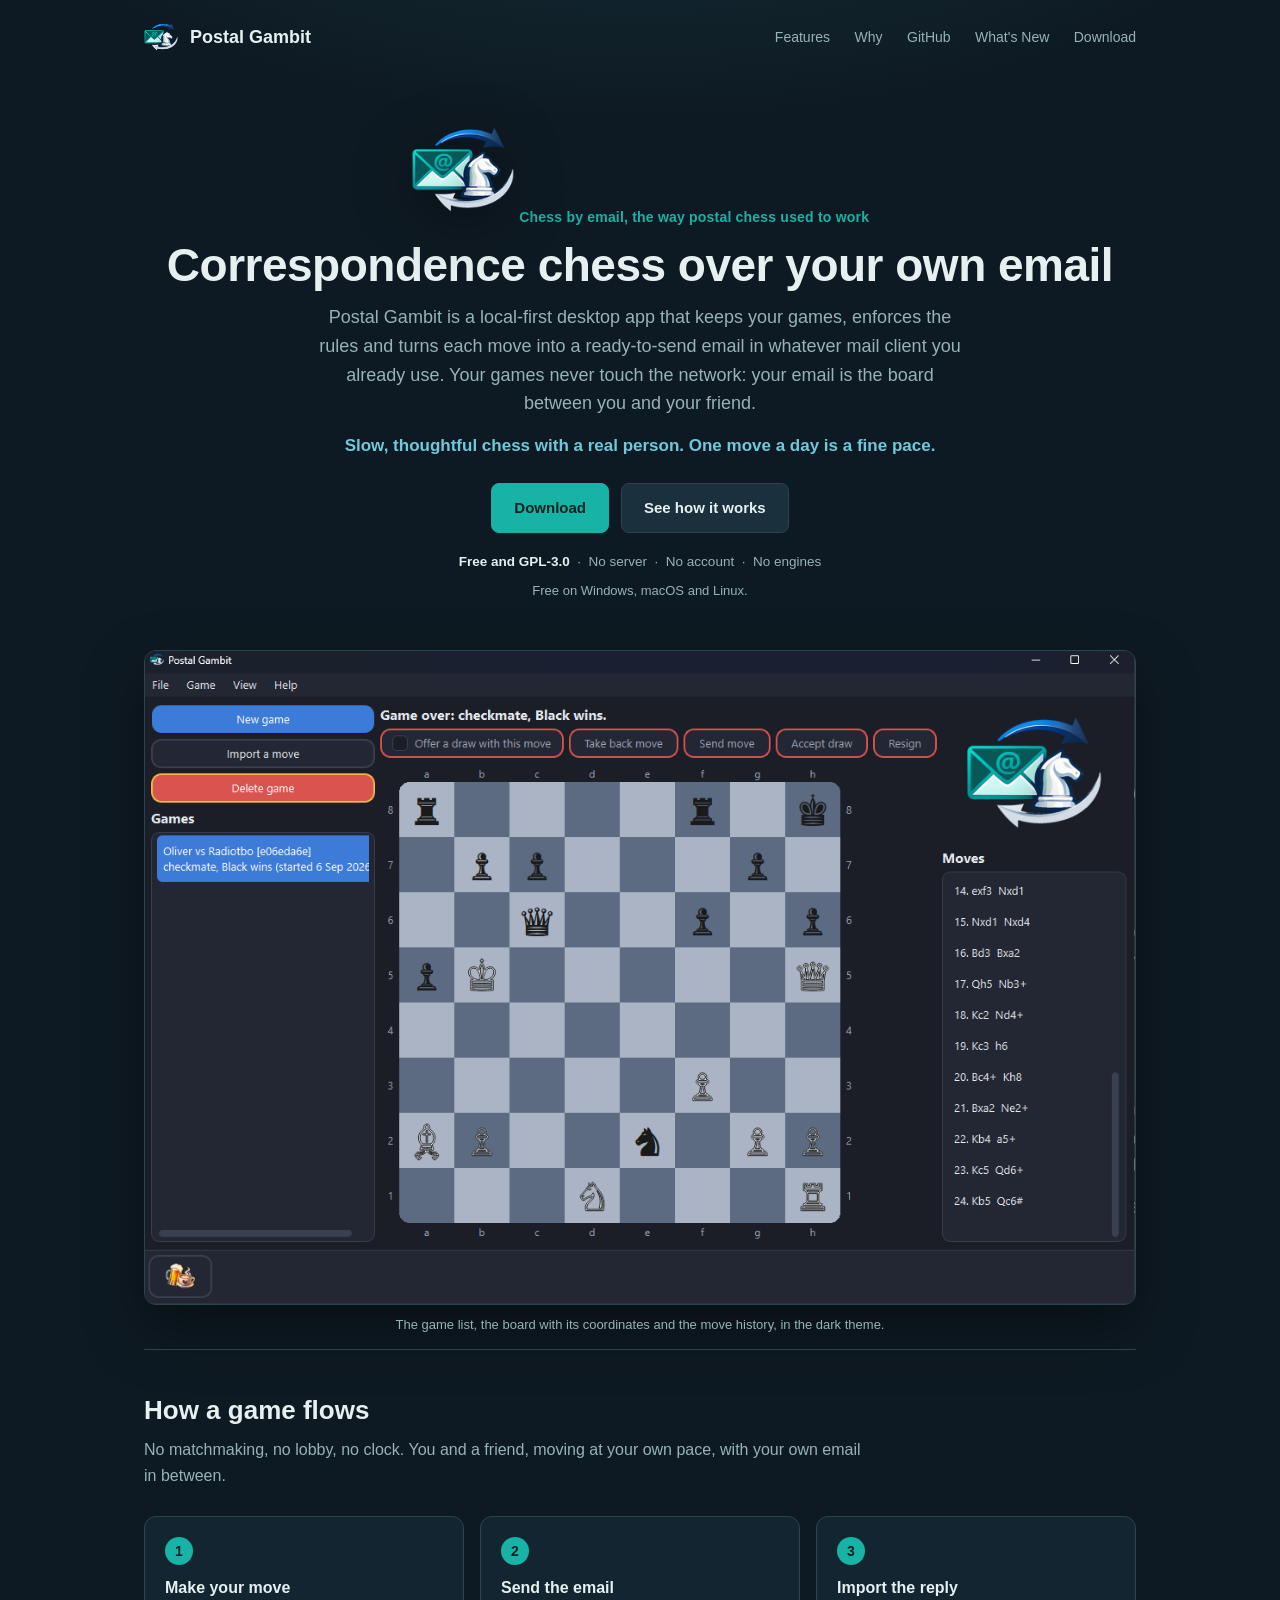
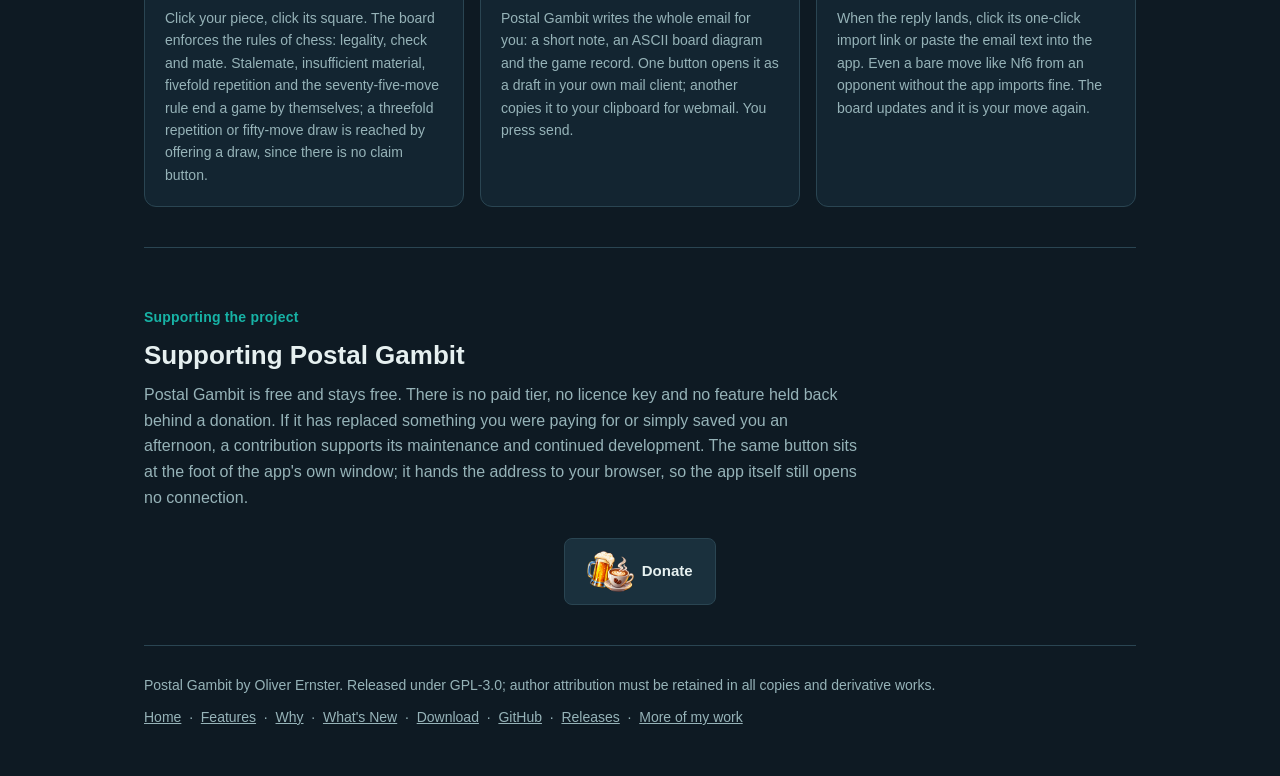
<file: docs/index.html>
<!DOCTYPE html>
<html lang="en">
<head>
    <meta charset="UTF-8"/>
    <meta name="viewport" content="width=device-width, initial-scale=1.0"/>
    <title>Postal Gambit: correspondence chess over your own email</title>
    <meta name="description"
          content="A free, open-source desktop app for playing correspondence chess by email. It keeps your games, enforces the rules and turns each move into a ready-to-send email in your own mail client. No server, no account, no engines."/>
    <link rel="canonical" href="https://ernster.dev/postal-gambit/"/>
    <meta name="robots" content="index, follow"/>
    <meta name="author" content="Oliver Ernster"/>
    <meta name="theme-color" content="#0e1a23"/>
    <meta property="og:type" content="website"/>
    <meta property="og:site_name" content="Postal Gambit"/>
    <meta property="og:url" content="https://ernster.dev/postal-gambit/"/>
    <meta property="og:title" content="Postal Gambit: correspondence chess over your own email"/>
    <meta property="og:description"
          content="Slow, thoughtful chess with a friend by email, the way postal chess used to work. Your mail client is the transport; the app keeps the games and enforces the rules."/>
    <meta property="og:image" content="https://ernster.dev/postal-gambit/icon.png"/>
    <meta property="og:image:alt" content="Postal Gambit app icon"/>
    <meta property="og:locale" content="en_GB"/>
    <meta name="twitter:card" content="summary"/>
    <meta name="twitter:title" content="Postal Gambit: correspondence chess over your own email"/>
    <meta name="twitter:description" content="Slow, thoughtful chess with a friend by email, the way postal chess used to work. Your mail client is the transport; the app keeps the games and enforces the rules."/>
    <meta name="twitter:image" content="https://ernster.dev/postal-gambit/icon.png"/>
    <link rel="icon" type="image/png" href="icon.png"/>
    <script type="application/ld+json">
    {
        "@context": "https://schema.org",
        "@type": "SoftwareApplication",
        "name": "Postal Gambit",
        "operatingSystem": "Windows, macOS, Linux",
        "applicationCategory": "GameApplication",
        "applicationSubCategory": "Correspondence chess",
        "description": "A local-first desktop app for correspondence chess by email. It keeps your games, enforces the rules and turns each move into a ready-to-send email in your own mail client. Your games never touch the network.",
        "url": "https://ernster.dev/postal-gambit/",
        "downloadUrl": "https://github.com/oernster/postal-gambit/releases",
        "softwareHelp": "https://github.com/oernster/postal-gambit",
        "license": "https://www.gnu.org/licenses/gpl-3.0.html",
        "image": "https://ernster.dev/postal-gambit/icon.png",
        "offers": {"@type": "Offer", "price": "0", "priceCurrency": "USD"},
        "author": {"@type": "Person", "name": "Oliver Ernster", "url": "https://github.com/oernster"}
    }
    </script>
    <link rel="stylesheet" href="site.css?v=8a8b7ff334"/>
<script>window.goatcounter = {path: function (p) { return location.host + p }}</script>
<script data-goatcounter="https://oernster.goatcounter.com/count" async src="https://gc.zgo.at/count.js"></script>
</head>
<body>
<div class="wrap">
    <header class="site">
        <div class="logo">
            <img src="icon.png" alt="Postal Gambit"/>
            <span>Postal Gambit</span>
        </div>
        <nav class="nav">
            <a href="features.html">Features</a>
            <a href="why.html">Why</a>
            <a href="https://github.com/oernster/postal-gambit">GitHub</a>
            <a href="whats-new.html">What's New</a>
            <a href="download.html">Download</a>
        </nav>
    </header>

    <section class="hero">
        <img class="mark" src="icon.png" alt="Postal Gambit icon"/>
        <span class="eyebrow">Chess by email, the way postal chess used to work</span>
        <h1>Correspondence chess over your own email</h1>
        <p class="tagline">
            Postal Gambit is a local-first desktop app that keeps your games, enforces the rules and
            turns each move into a ready-to-send email in whatever mail client you already use. Your
            games never touch the network: your email is the board between you and your friend.
        </p>
        <p class="switch">Slow, thoughtful chess with a real person. One move a day is a fine pace.</p>
        <div class="cta">
            <a class="btn primary" href="download.html">Download</a>
            <a class="btn" href="#how">See how it works</a>
        </div>
        <div class="cue"><b>Free and GPL-3.0</b> &nbsp;·&nbsp; No server &nbsp;·&nbsp; No account
            &nbsp;·&nbsp; No engines</div>
        <div class="platforms">Free on Windows, macOS and Linux.</div>
    </section>

    <section class="shot">
        <div class="shot-frame">
            <img src="screenshots/main.png"
                 alt="Postal Gambit in the dark theme: the game list on the left, the board in the middle with file letters and rank numbers round all four edges, the move history and app badge on the right, plus the donate button on the strip along the foot of the window. The game has ended in checkmate, so Take back move, Send move, Accept draw and Resign are all greyed."/>
        </div>
        <p class="shot-cap">The game list, the board with its coordinates and the move history, in
            the dark theme.</p>
    </section>

    <section class="section" id="how">
        <h2>How a game flows</h2>
        <p class="lead">No matchmaking, no lobby, no clock. You and a friend, moving at your own
            pace, with your own email in between.</p>
        <div class="steps">
            <div class="step">
                <span class="n">1</span>
                <h3>Make your move</h3>
                <p>Click your piece, click its square. The board enforces the rules of chess: legality,
                    check and mate. Stalemate, insufficient material, fivefold repetition and the
                    seventy-five-move rule end a game by themselves; a threefold repetition or
                    fifty-move draw is reached by offering a draw, since there is no claim button.</p>
            </div>
            <div class="step">
                <span class="n">2</span>
                <h3>Send the email</h3>
                <p>Postal Gambit writes the whole email for you: a short note, an ASCII board diagram
                    and the game record. One button opens it as a draft in your own mail client; another
                    copies it to your clipboard for webmail. You press send.</p>
            </div>
            <div class="step">
                <span class="n">3</span>
                <h3>Import the reply</h3>
                <p>When the reply lands, click its one-click import link or paste the email text into
                    the app. Even a bare move like Nf6 from an opponent without the app imports fine.
                    The board updates and it is your move again.</p>
            </div>
        </div>
    </section>

    <section class="section" id="support">
        <span class="eyebrow">Supporting the project</span>
        <h2>Supporting Postal Gambit</h2>
        <p class="lead">Postal Gambit is free and stays free. There is no paid tier, no licence key
            and no feature held back behind a donation. If it has replaced something you were paying
            for or simply saved you an afternoon, a contribution supports its maintenance and
            continued development. The same button sits at the foot of the app's own window; it
            hands the address to your browser, so the app itself still opens no connection.</p>
        <div class="cta">
            <a class="btn" href="https://www.paypal.com/ncp/payment/9SYYUDRGLVFUQ">
                <img src="donate.png" alt=""/>
                Donate
            </a>
        </div>
    </section>

    <footer class="site">
        <span>Postal Gambit by Oliver Ernster. Released under GPL-3.0; author attribution must be
            retained in all copies and derivative works.</span>
        <span>
            <a href="./">Home</a>
            &nbsp;·&nbsp;
            <a href="features.html">Features</a>
            &nbsp;·&nbsp;
            <a href="why.html">Why</a>
            &nbsp;·&nbsp;
            <a href="whats-new.html">What's New</a>
            &nbsp;·&nbsp;
            <a href="download.html">Download</a>
            &nbsp;·&nbsp;
            <a href="https://github.com/oernster/postal-gambit">GitHub</a>
            &nbsp;·&nbsp;
            <a href="https://github.com/oernster/postal-gambit/releases">Releases</a>
            &nbsp;·&nbsp;
            <a href="https://ernster.dev">More of my work</a>
        </span>
    </footer>
</div>
</body>
</html>
</file>
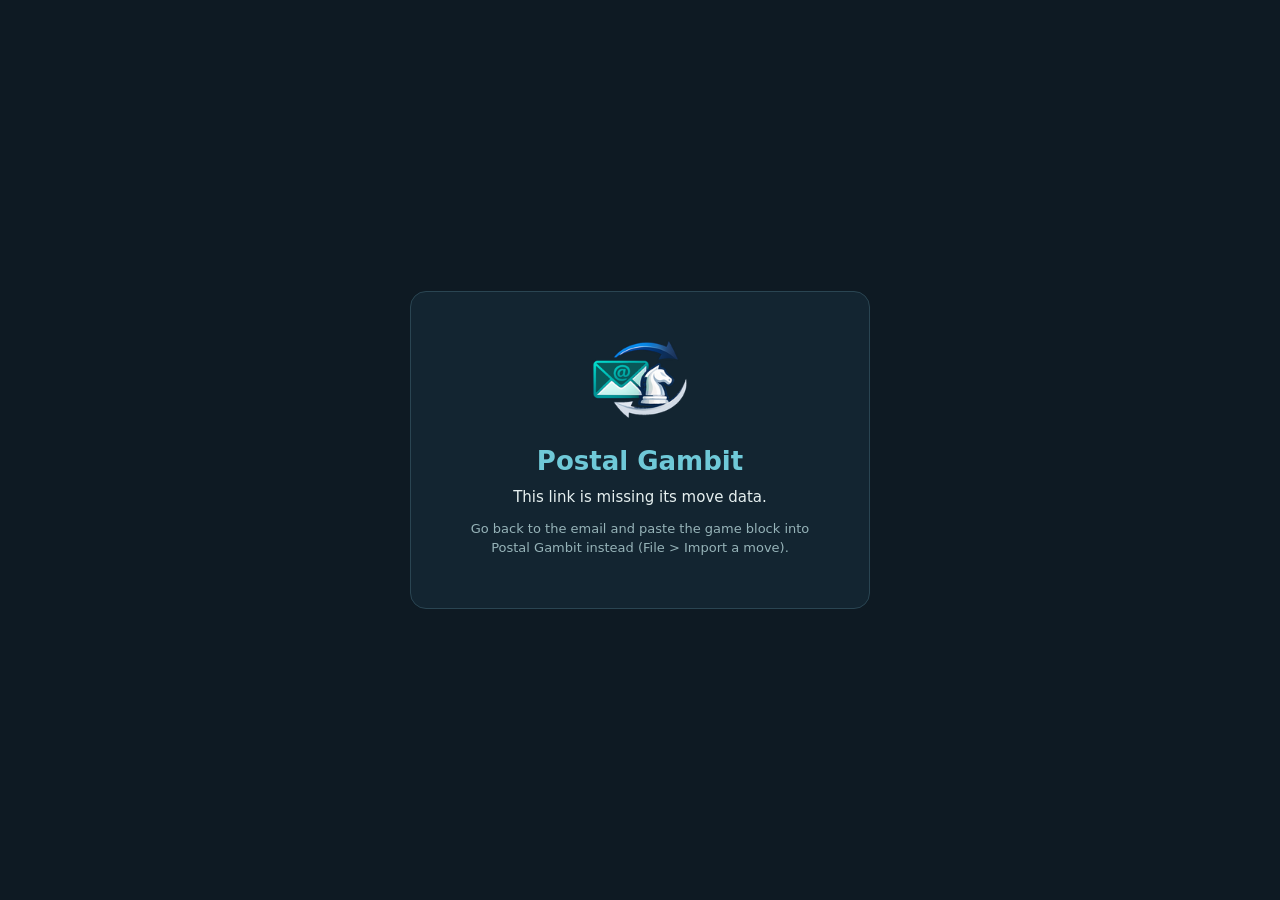
<file: docs/open/index.html>
<!DOCTYPE html>
<html lang="en">
<head>
<meta charset="utf-8">
<meta name="viewport" content="width=device-width, initial-scale=1">
<meta name="robots" content="noindex">
<title>Postal Gambit: open this move</title>
<link rel="icon" type="image/png" href="../icon.png">
<style>
  /* Palette drawn from the app icon, matching the landing page: deep
     teal and navy surfaces, the envelope's teal as the button colour. */
  :root {
    --background: #0e1a23;
    --surface: #132531;
    --border: #2a4552;
    --text: #e6f0f0;
    --muted: #96b3b8;
    --accent: #6fc9d8;
    --button: #17b3a6;
    --button-hover: #23c9bb;
    --button-text: #04211e;
  }
  * { box-sizing: border-box; margin: 0; padding: 0; }
  body {
    background: var(--background);
    color: var(--text);
    font-family: "Segoe UI", system-ui, sans-serif;
    min-height: 100vh;
    display: flex;
    align-items: center;
    justify-content: center;
    padding: 24px;
  }
  .card {
    background: var(--surface);
    border: 1px solid var(--border);
    border-radius: 16px;
    padding: 40px 44px;
    max-width: 460px;
    text-align: center;
  }
  .card img { width: 96px; height: 96px; }
  h1 { font-size: 26px; margin: 14px 0 6px; color: var(--accent); }
  p { font-size: 15px; line-height: 1.5; margin: 10px 0; }
  .muted { color: var(--muted); font-size: 13px; }
  a.button {
    display: inline-block;
    margin: 22px 0 8px;
    padding: 15px 36px;
    border-radius: 28px;
    background: var(--button);
    color: var(--button-text);
    font-size: 17px;
    font-weight: 700;
    text-decoration: none;
  }
  a.button:hover { background: var(--button-hover); }
  a { color: var(--accent); }
  #missing { display: none; }
</style>
<script>window.goatcounter = {path: function (p) { return location.host + p }}</script>
<script data-goatcounter="https://oernster.goatcounter.com/count" async src="https://gc.zgo.at/count.js"></script>
</head>
<body>
<main class="card">
  <img src="../icon.png" alt="Postal Gambit">
  <h1>Postal Gambit</h1>
  <div id="ready">
    <p>Your opponent sent you a chess move.</p>
    <a class="button" id="open" href="#">&#9822; Open in Postal Gambit</a>
    <p class="muted">The move opens in the app for checking and import.
    Nothing is uploaded anywhere; the move data never leaves this page.</p>
    <p class="muted">Nothing happened? Postal Gambit may not be installed:
    <a href="https://github.com/oernster/postal-gambit/releases">get it
    here</a>. You can also paste the game block from the email into
    File &gt; Import a move.</p>
  </div>
  <div id="missing">
    <p>This link is missing its move data.</p>
    <p class="muted">Go back to the email and paste the game block into
    Postal Gambit instead (File &gt; Import a move).</p>
  </div>
</main>
<script>
(function () {
  var fragment = window.location.hash.replace(/^#/, "");
  var valid = /^v=\d+&d=[A-Za-z0-9_\-%]+$/.test(fragment);
  if (!valid) {
    document.getElementById("ready").style.display = "none";
    document.getElementById("missing").style.display = "block";
    return;
  }
  var uri = "postalgambit:import?" + fragment;
  var button = document.getElementById("open");
  button.setAttribute("href", uri);
  window.setTimeout(function () { window.location.href = uri; }, 400);
})();
</script>
</body>
</html>
</file>
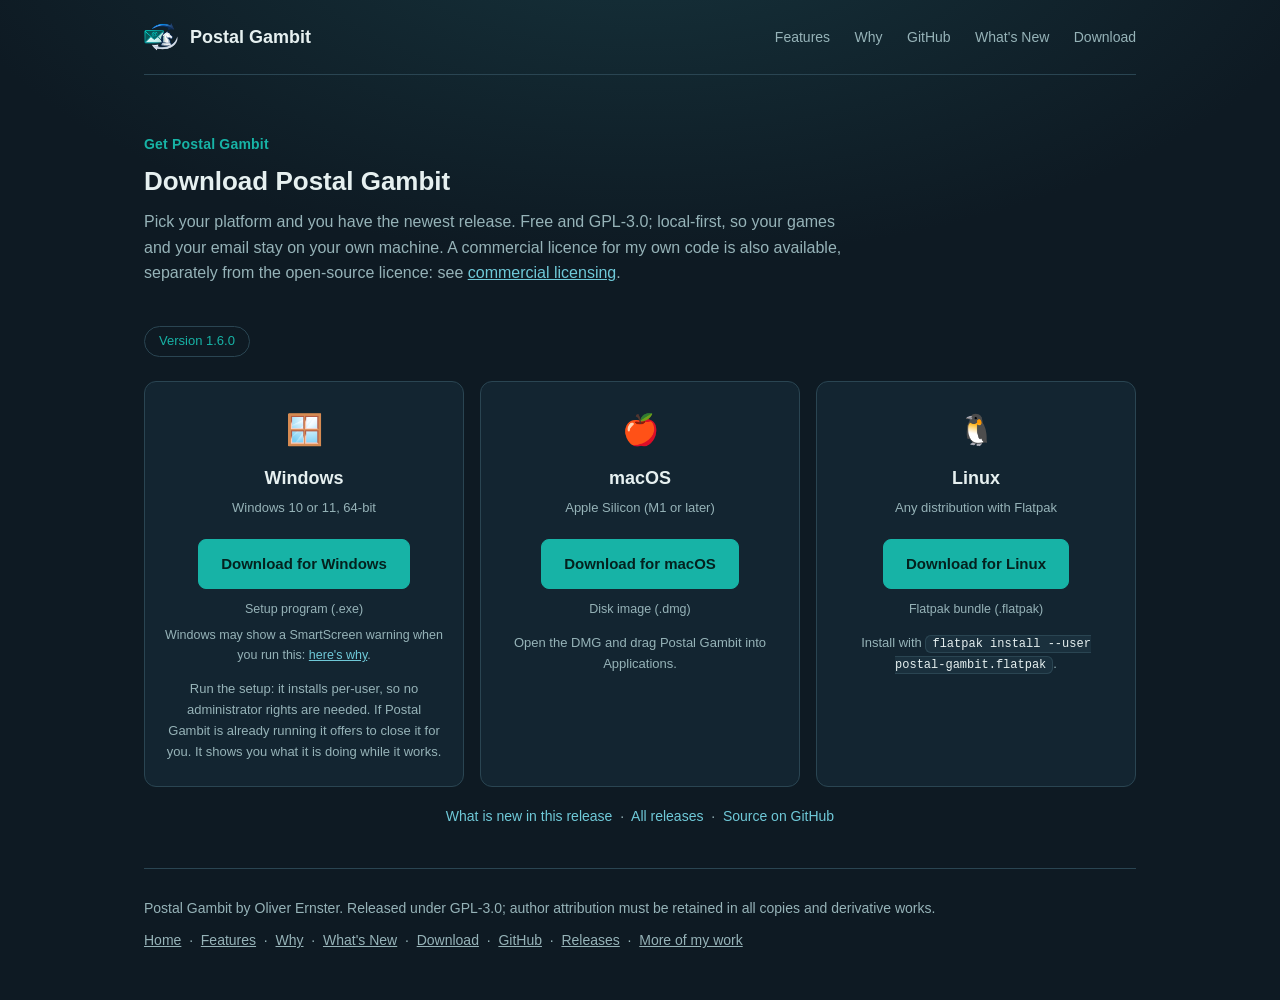
<file: docs/download.html>
<!DOCTYPE html>
<html lang="en">
<head>
    <meta charset="UTF-8"/>
    <meta name="viewport" content="width=device-width, initial-scale=1.0"/>
    <title>Download Postal Gambit for Windows, macOS and Linux</title>
    <meta name="description"
          content="Download Postal Gambit free for Windows, macOS and Linux: a setup program for Windows, a disk image for macOS and a Flatpak bundle for Linux. Free and GPL-3.0."/>
    <link rel="canonical" href="https://ernster.dev/postal-gambit/download.html"/>
    <meta name="robots" content="index, follow"/>
    <meta name="author" content="Oliver Ernster"/>
    <meta name="theme-color" content="#0e1a23"/>
    <meta property="og:type" content="website"/>
    <meta property="og:site_name" content="Postal Gambit"/>
    <meta property="og:url" content="https://ernster.dev/postal-gambit/download.html"/>
    <meta property="og:title" content="Download Postal Gambit for Windows, macOS and Linux"/>
    <meta property="og:description"
          content="Download Postal Gambit free for Windows, macOS and Linux: a setup program for Windows, a disk image for macOS and a Flatpak bundle for Linux. Free and GPL-3.0."/>
    <meta property="og:image" content="https://ernster.dev/postal-gambit/icon.png"/>
    <meta property="og:image:alt" content="Postal Gambit app icon"/>
    <meta property="og:locale" content="en_GB"/>
    <meta name="twitter:card" content="summary"/>
    <meta name="twitter:title" content="Download Postal Gambit for Windows, macOS and Linux"/>
    <meta name="twitter:description" content="Download Postal Gambit free for Windows, macOS and Linux. Free and GPL-3.0."/>
    <meta name="twitter:image" content="https://ernster.dev/postal-gambit/icon.png"/>
    <link rel="icon" type="image/png" href="icon.png"/>
    <link rel="stylesheet" href="site.css?v=8a8b7ff334"/>
<script>window.goatcounter = {path: function (p) { return location.host + p }}</script>
<script data-goatcounter="https://oernster.goatcounter.com/count" async src="https://gc.zgo.at/count.js"></script>
</head>
<body>
<div class="wrap">
    <header class="site">
        <div class="logo">
            <img src="icon.png" alt="Postal Gambit"/>
            <span>Postal Gambit</span>
        </div>
        <nav class="nav">
            <a href="features.html">Features</a>
            <a href="why.html">Why</a>
            <a href="https://github.com/oernster/postal-gambit">GitHub</a>
            <a href="whats-new.html">What's New</a>
            <a href="download.html">Download</a>
        </nav>
    </header>

    <section class="section" id="download">
        <span class="eyebrow">Get Postal Gambit</span>
        <h2>Download Postal Gambit</h2>
        <p class="lead">Pick your platform and you have the newest release. Free and GPL-3.0; local-first,
            so your games and your email stay on your own machine.
            A commercial licence for my own code is also available, separately from the open-source licence: see <a href="https://ernster.dev/commercial-licensing.html">commercial licensing</a>.</p>
        <span class="dl-version" id="dl-version">Version <!--VERSION-->1.6.0<!--/VERSION--></span>
        <div class="downloads">
            <div class="dl-card">
                <div class="ico">🪟</div>
                <h3>Windows</h3>
                <p class="req">Windows 10 or 11, 64-bit</p>
                <a class="btn primary"
                   href="https://github.com/oernster/postal-gambit/releases/latest/download/PostalGambitSetup.exe">Download
                    for Windows</a>
                <p class="meta" data-asset="PostalGambitSetup.exe">Setup program (.exe)</p>
                <p class="meta">Windows may show a SmartScreen warning when you run this: <a href="/windows-smartscreen.html">here's why</a>.</p>
                <p class="how">Run the setup: it installs per-user, so no administrator rights are
                    needed. If Postal Gambit is already running it offers to close it for you. It
                    shows you what it is doing while it works.</p>
            </div>
            <div class="dl-card">
                <div class="ico">🍎</div>
                <h3>macOS</h3>
                <p class="req">Apple Silicon (M1 or later)</p>
                <a class="btn primary"
                   href="https://github.com/oernster/postal-gambit/releases/latest/download/postal-gambit.dmg">Download
                    for macOS</a>
                <p class="meta" data-asset="postal-gambit.dmg">Disk image (.dmg)</p>
                <p class="how">Open the DMG and drag Postal Gambit into Applications.</p>
            </div>
            <div class="dl-card">
                <div class="ico">🐧</div>
                <h3>Linux</h3>
                <p class="req">Any distribution with Flatpak</p>
                <a class="btn primary"
                   href="https://github.com/oernster/postal-gambit/releases/latest/download/postal-gambit.flatpak">Download
                    for Linux</a>
                <p class="meta" data-asset="postal-gambit.flatpak">Flatpak bundle (.flatpak)</p>
                <p class="how">Install with <code>flatpak install --user postal-gambit.flatpak</code>.</p>
            </div>
        </div>
        <p class="dl-links">
            <a id="dl-whats-new" href="https://github.com/oernster/postal-gambit/releases/latest">What is
                new in this release</a>
            &nbsp;·&nbsp;
            <a href="https://github.com/oernster/postal-gambit/releases">All releases</a>
            &nbsp;·&nbsp;
            <a href="https://github.com/oernster/postal-gambit">Source on GitHub</a>
        </p>
    </section>

    <footer class="site">
        <span>Postal Gambit by Oliver Ernster. Released under GPL-3.0; author attribution must be
            retained in all copies and derivative works.</span>
        <span>
            <a href="./">Home</a>
            &nbsp;·&nbsp;
            <a href="features.html">Features</a>
            &nbsp;·&nbsp;
            <a href="why.html">Why</a>
            &nbsp;·&nbsp;
            <a href="whats-new.html">What's New</a>
            &nbsp;·&nbsp;
            <a href="download.html">Download</a>
            &nbsp;·&nbsp;
            <a href="https://github.com/oernster/postal-gambit">GitHub</a>
            &nbsp;·&nbsp;
            <a href="https://github.com/oernster/postal-gambit/releases">Releases</a>
            &nbsp;·&nbsp;
            <a href="https://ernster.dev">More of my work</a>
        </span>
    </footer>
</div>
<script>
    // The download buttons never go stale: each points at GitHub's releases/latest/download
    // redirect, which always serves the newest release's asset (the asset names are version-free
    // by design). This script only decorates the page with live details: the version chip and
    // each installer's size, fetched from the GitHub API. If the call fails (offline,
    // rate-limited, no release yet), the static text above stands on its own: the version
    // chip is stamped from the VERSION file by stamp_version.py at the repository root.
    (function () {
        var api = "https://api.github.com/repos/oernster/postal-gambit/releases/latest";
        fetch(api).then(function (r) {
            if (!r.ok) { throw new Error("release lookup failed"); }
            return r.json();
        }).then(function (rel) {
            var version = (rel.tag_name || "").replace(/^v/, "");
            if (version) {
                document.getElementById("dl-version").textContent = "Version " + version;
            }
            if (rel.html_url) {
                document.getElementById("dl-whats-new").href = rel.html_url;
            }
            (rel.assets || []).forEach(function (asset) {
                var meta = document.querySelector('[data-asset="' + asset.name + '"]');
                if (meta && asset.size) {
                    var mb = (asset.size / (1024 * 1024)).toFixed(1);
                    meta.textContent = meta.textContent + " · " + mb + " MB";
                }
            });
        }).catch(function () { /* The static page already says everything essential. */ });
    })();
</script>
</body>
</html>
</file>
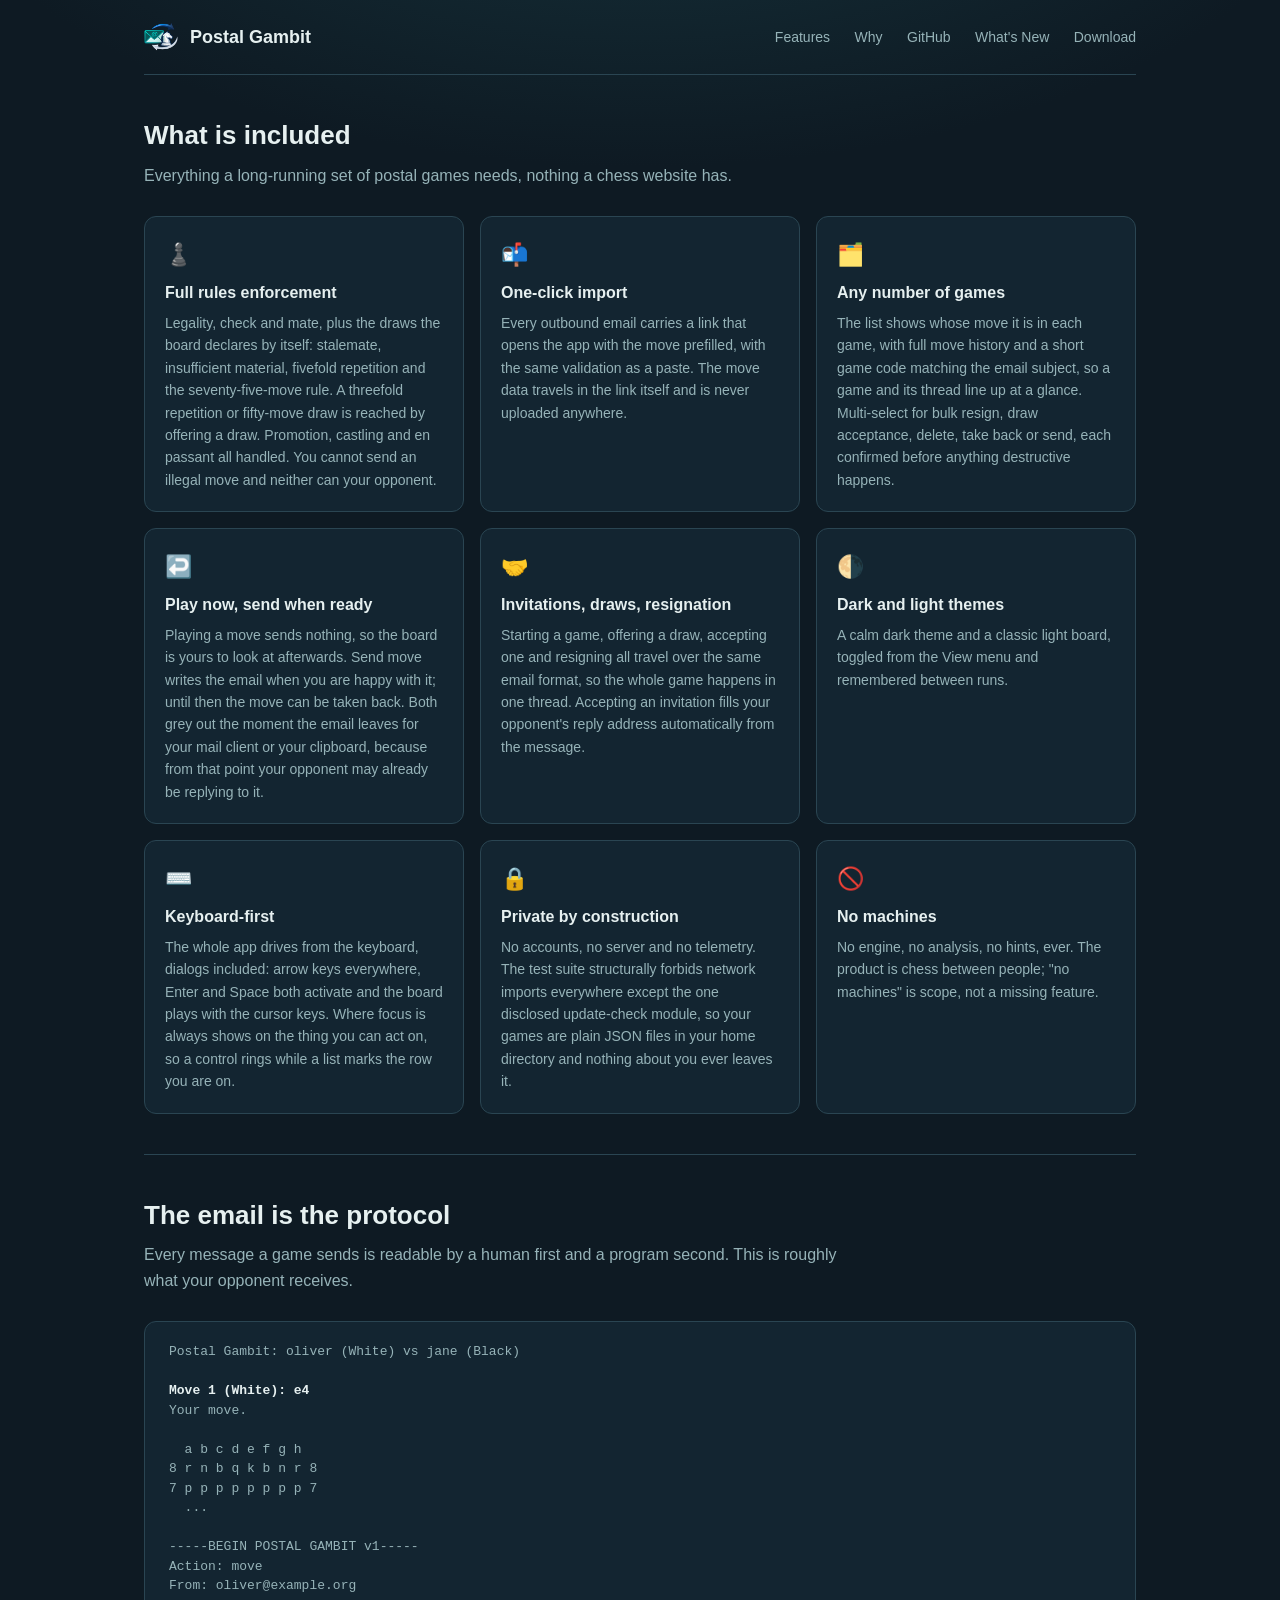
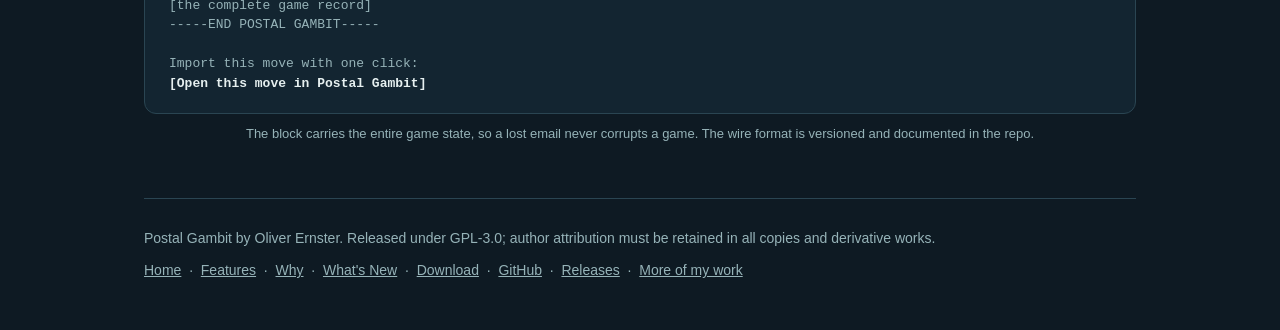
<file: docs/features.html>
<!DOCTYPE html>
<html lang="en">
<head>
    <meta charset="UTF-8"/>
    <meta name="viewport" content="width=device-width, initial-scale=1.0"/>
    <title>Postal Gambit features: what is included</title>
    <meta name="description"
          content="What Postal Gambit includes: full rules enforcement, one-click import, any number of games, invitations, draws and resignation by email, dark and light themes, keyboard-first play and an email a person can read."/>
    <link rel="canonical" href="https://ernster.dev/postal-gambit/features.html"/>
    <meta name="robots" content="index, follow"/>
    <meta name="author" content="Oliver Ernster"/>
    <meta name="theme-color" content="#0e1a23"/>
    <meta property="og:type" content="website"/>
    <meta property="og:site_name" content="Postal Gambit"/>
    <meta property="og:url" content="https://ernster.dev/postal-gambit/features.html"/>
    <meta property="og:title" content="Postal Gambit features: what is included"/>
    <meta property="og:description"
          content="What Postal Gambit includes: full rules enforcement, one-click import, any number of games, invitations, draws and resignation by email, dark and light themes, keyboard-first play and an email a person can read."/>
    <meta property="og:image" content="https://ernster.dev/postal-gambit/icon.png"/>
    <meta property="og:image:alt" content="Postal Gambit app icon"/>
    <meta property="og:locale" content="en_GB"/>
    <meta name="twitter:card" content="summary"/>
    <meta name="twitter:title" content="Postal Gambit features: what is included"/>
    <meta name="twitter:description" content="What Postal Gambit includes: full rules enforcement, one-click import, any number of games and an email a person can read."/>
    <meta name="twitter:image" content="https://ernster.dev/postal-gambit/icon.png"/>
    <link rel="icon" type="image/png" href="icon.png"/>
    <link rel="stylesheet" href="site.css?v=8a8b7ff334"/>
<script>window.goatcounter = {path: function (p) { return location.host + p }}</script>
<script data-goatcounter="https://oernster.goatcounter.com/count" async src="https://gc.zgo.at/count.js"></script>
</head>
<body>
<div class="wrap">
    <header class="site">
        <div class="logo">
            <img src="icon.png" alt="Postal Gambit"/>
            <span>Postal Gambit</span>
        </div>
        <nav class="nav">
            <a href="features.html">Features</a>
            <a href="why.html">Why</a>
            <a href="https://github.com/oernster/postal-gambit">GitHub</a>
            <a href="whats-new.html">What's New</a>
            <a href="download.html">Download</a>
        </nav>
    </header>

    <section class="section" id="features">
        <h2>What is included</h2>
        <p class="lead">Everything a long-running set of postal games needs, nothing a chess website
            has.</p>
        <div class="grid">
            <div class="card">
                <div class="ico">♟️</div>
                <h3>Full rules enforcement</h3>
                <p>Legality, check and mate, plus the draws the board declares by itself: stalemate,
                    insufficient material, fivefold repetition and the seventy-five-move rule. A
                    threefold repetition or fifty-move draw is reached by offering a draw. Promotion,
                    castling and en passant all handled. You cannot send an illegal move and neither can your
                    opponent.</p>
            </div>
            <div class="card">
                <div class="ico">📬</div>
                <h3>One-click import</h3>
                <p>Every outbound email carries a link that opens the app with the move prefilled, with
                    the same validation as a paste. The move data travels in the link itself and is
                    never uploaded anywhere.</p>
            </div>
            <div class="card">
                <div class="ico">🗂️</div>
                <h3>Any number of games</h3>
                <p>The list shows whose move it is in each game, with full move history and a short
                    game code matching the email subject, so a game and its thread line up at a
                    glance. Multi-select for bulk resign, draw acceptance, delete, take back or
                    send, each confirmed before anything destructive happens.</p>
            </div>
            <div class="card">
                <div class="ico">↩️</div>
                <h3>Play now, send when ready</h3>
                <p>Playing a move sends nothing, so the board is yours to look at afterwards. Send
                    move writes the email when you are happy with it; until then the move can be
                    taken back. Both grey out the moment the email leaves for your mail client
                    or your clipboard, because from that point your opponent may already be
                    replying to it.</p>
            </div>
            <div class="card">
                <div class="ico">🤝</div>
                <h3>Invitations, draws, resignation</h3>
                <p>Starting a game, offering a draw, accepting one and resigning all travel over the
                    same email format, so the whole game happens in one thread. Accepting an
                    invitation fills your opponent's reply address automatically from the
                    message.</p>
            </div>
            <div class="card">
                <div class="ico">🌗</div>
                <h3>Dark and light themes</h3>
                <p>A calm dark theme and a classic light board, toggled from the View menu and
                    remembered between runs.</p>
            </div>
            <div class="card">
                <div class="ico">⌨️</div>
                <h3>Keyboard-first</h3>
                <p>The whole app drives from the keyboard, dialogs included: arrow keys everywhere,
                    Enter and Space both activate and the board plays with the cursor keys. Where
                    focus is always shows on the thing you can act on, so a control rings while a
                    list marks the row you are on.</p>
            </div>
            <div class="card">
                <div class="ico">🔒</div>
                <h3>Private by construction</h3>
                <p>No accounts, no server and no telemetry. The test suite structurally forbids
                    network imports everywhere except the one disclosed update-check module, so
                    your games are plain JSON files in your home directory and nothing about you
                    ever leaves it.</p>
            </div>
            <div class="card">
                <div class="ico">🚫</div>
                <h3>No machines</h3>
                <p>No engine, no analysis, no hints, ever. The product is chess between people; "no
                    machines" is scope, not a missing feature.</p>
            </div>
        </div>
    </section>

    <section class="section" id="email">
        <h2>The email is the protocol</h2>
        <p class="lead">Every message a game sends is readable by a human first and a program second.
            This is roughly what your opponent receives.</p>
        <div class="sample">
            <pre>
Postal Gambit: oliver (White) vs jane (Black)

<b>Move 1 (White): e4</b>
Your move.

  a b c d e f g h
8 r n b q k b n r 8
7 p p p p p p p p 7
  ...

-----BEGIN POSTAL GAMBIT v1-----
Action: move
From: oliver@example.org
[the complete game record]
-----END POSTAL GAMBIT-----

Import this move with one click:
<b>[Open this move in Postal Gambit]</b></pre>
        </div>
        <p class="shot-cap">The block carries the entire game state, so a lost email never corrupts a
            game. The wire format is versioned and documented in the repo.</p>
    </section>

    <footer class="site">
        <span>Postal Gambit by Oliver Ernster. Released under GPL-3.0; author attribution must be
            retained in all copies and derivative works.</span>
        <span>
            <a href="./">Home</a>
            &nbsp;·&nbsp;
            <a href="features.html">Features</a>
            &nbsp;·&nbsp;
            <a href="why.html">Why</a>
            &nbsp;·&nbsp;
            <a href="whats-new.html">What's New</a>
            &nbsp;·&nbsp;
            <a href="download.html">Download</a>
            &nbsp;·&nbsp;
            <a href="https://github.com/oernster/postal-gambit">GitHub</a>
            &nbsp;·&nbsp;
            <a href="https://github.com/oernster/postal-gambit/releases">Releases</a>
            &nbsp;·&nbsp;
            <a href="https://ernster.dev">More of my work</a>
        </span>
    </footer>
</div>
</body>
</html>
</file>
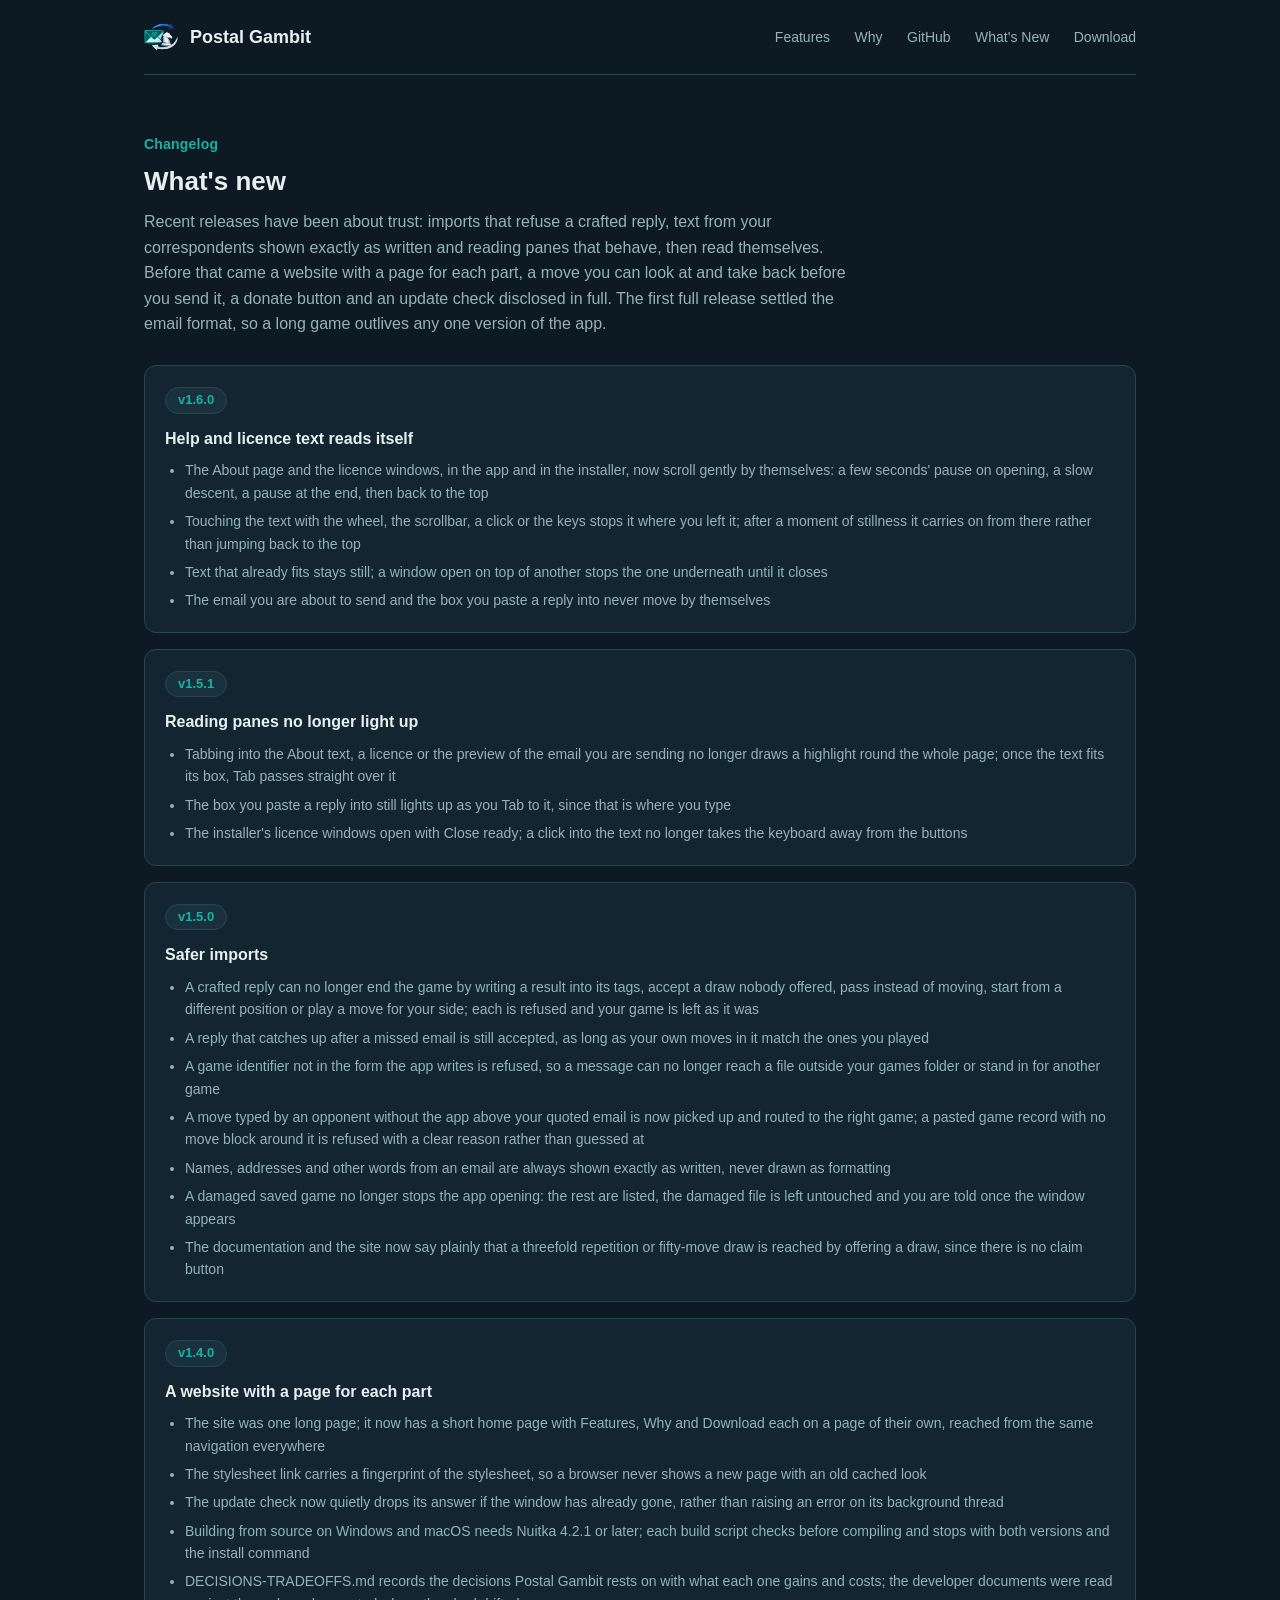
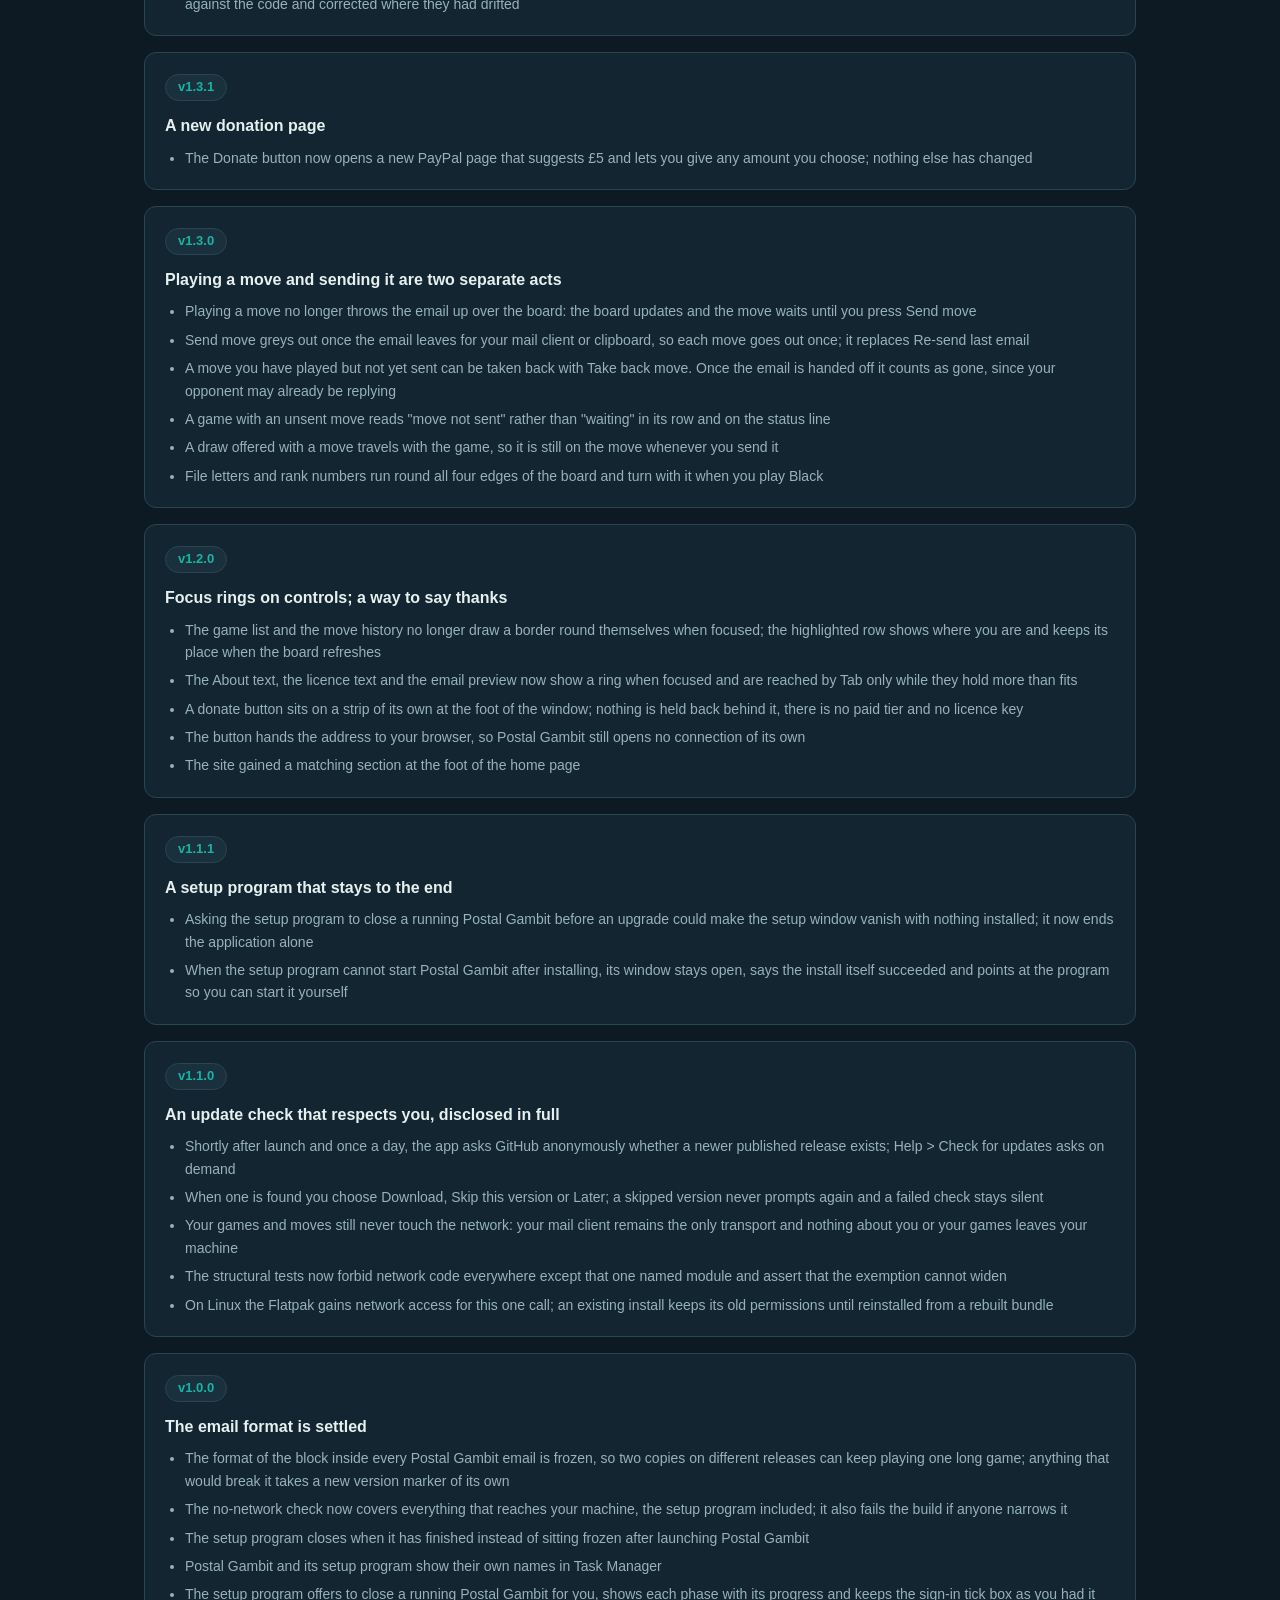
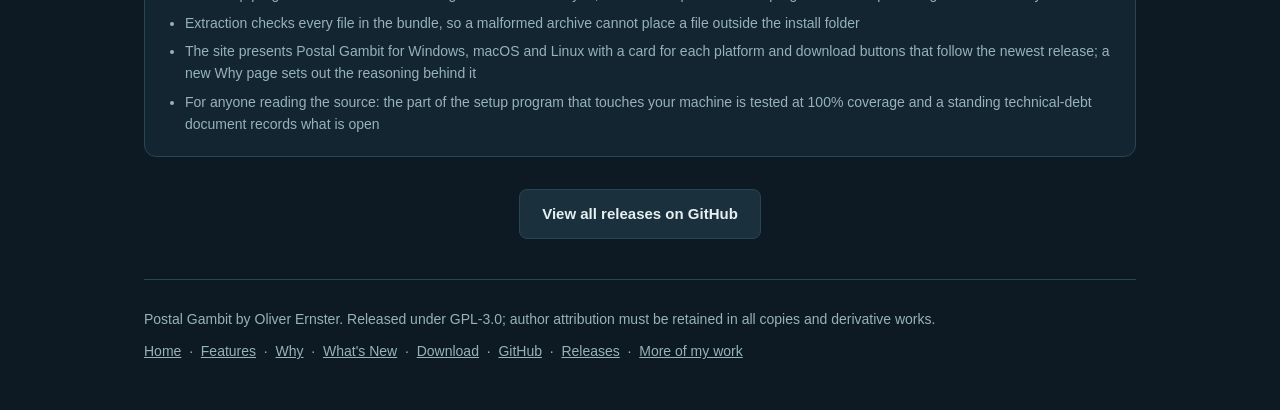
<file: docs/whats-new.html>
<!DOCTYPE html>
<html lang="en">
<head>
    <meta charset="UTF-8"/>
    <meta name="viewport" content="width=device-width, initial-scale=1.0"/>
    <title>What's new in Postal Gambit: release history</title>
    <meta name="description"
          content="Postal Gambit's release history: help and licence text that reads itself, safer imports, a website with a page for each part, taking a move back before you send it, an update check disclosed in full and an email format that is settled."/>
    <link rel="canonical" href="https://ernster.dev/postal-gambit/whats-new.html"/>
    <meta name="robots" content="index, follow"/>
    <meta name="author" content="Oliver Ernster"/>
    <meta name="theme-color" content="#0e1a23"/>
    <meta property="og:type" content="website"/>
    <meta property="og:site_name" content="Postal Gambit"/>
    <meta property="og:url" content="https://ernster.dev/postal-gambit/whats-new.html"/>
    <meta property="og:title" content="What's new in Postal Gambit: release history"/>
    <meta property="og:description"
          content="Postal Gambit's release history: help and licence text that reads itself, safer imports, a website with a page for each part, taking a move back before you send it, an update check disclosed in full and an email format that is settled."/>
    <meta property="og:image" content="https://ernster.dev/postal-gambit/icon.png"/>
    <meta property="og:image:alt" content="Postal Gambit app icon"/>
    <meta property="og:locale" content="en_GB"/>
    <meta name="twitter:card" content="summary"/>
    <meta name="twitter:title" content="What's new in Postal Gambit: release history"/>
    <meta name="twitter:description" content="Postal Gambit's release history: safer imports, taking a move back before you send it, an update check disclosed in full and an email format that is settled."/>
    <meta name="twitter:image" content="https://ernster.dev/postal-gambit/icon.png"/>
    <link rel="icon" type="image/png" href="icon.png"/>
    <link rel="stylesheet" href="site.css?v=8a8b7ff334"/>
<script>window.goatcounter = {path: function (p) { return location.host + p }}</script>
<script data-goatcounter="https://oernster.goatcounter.com/count" async src="https://gc.zgo.at/count.js"></script>
</head>
<body>
<div class="wrap">
    <header class="site">
        <div class="logo">
            <img src="icon.png" alt="Postal Gambit"/>
            <span>Postal Gambit</span>
        </div>
        <nav class="nav">
            <a href="features.html">Features</a>
            <a href="why.html">Why</a>
            <a href="https://github.com/oernster/postal-gambit">GitHub</a>
            <a href="whats-new.html" aria-current="page">What's New</a>
            <a href="download.html">Download</a>
        </nav>
    </header>

    <section class="section" id="whats-new">
        <span class="eyebrow">Changelog</span>
        <h2>What's new</h2>
        <p class="lead">Recent releases have been about trust: imports that refuse a crafted reply, text
            from your correspondents shown exactly as written and reading panes that behave, then read
            themselves. Before that came a website with a page for each part, a move you can look at and
            take back before you send it, a donate button and an update check disclosed in full. The
            first full release settled the email format, so a long game outlives any one version of the
            app.</p>

        <div class="releases">

            <div class="card release">
                <span class="ver-tag">v<!--VERSION-->1.6.0<!--/VERSION--></span>
                <h3>Help and licence text reads itself</h3>
                <ul>
                    <li>The About page and the licence windows, in the app and in the installer, now scroll gently by themselves: a few seconds' pause on opening, a slow descent, a pause at the end, then back to the top</li>
                    <li>Touching the text with the wheel, the scrollbar, a click or the keys stops it where you left it; after a moment of stillness it carries on from there rather than jumping back to the top</li>
                    <li>Text that already fits stays still; a window open on top of another stops the one underneath until it closes</li>
                    <li>The email you are about to send and the box you paste a reply into never move by themselves</li>
                </ul>
            </div>

            <div class="card release">
                <span class="ver-tag">v1.5.1</span>
                <h3>Reading panes no longer light up</h3>
                <ul>
                    <li>Tabbing into the About text, a licence or the preview of the email you are sending no longer draws a highlight round the whole page; once the text fits its box, Tab passes straight over it</li>
                    <li>The box you paste a reply into still lights up as you Tab to it, since that is where you type</li>
                    <li>The installer's licence windows open with Close ready; a click into the text no longer takes the keyboard away from the buttons</li>
                </ul>
            </div>

            <div class="card release">
                <span class="ver-tag">v1.5.0</span>
                <h3>Safer imports</h3>
                <ul>
                    <li>A crafted reply can no longer end the game by writing a result into its tags, accept a draw nobody offered, pass instead of moving, start from a different position or play a move for your side; each is refused and your game is left as it was</li>
                    <li>A reply that catches up after a missed email is still accepted, as long as your own moves in it match the ones you played</li>
                    <li>A game identifier not in the form the app writes is refused, so a message can no longer reach a file outside your games folder or stand in for another game</li>
                    <li>A move typed by an opponent without the app above your quoted email is now picked up and routed to the right game; a pasted game record with no move block around it is refused with a clear reason rather than guessed at</li>
                    <li>Names, addresses and other words from an email are always shown exactly as written, never drawn as formatting</li>
                    <li>A damaged saved game no longer stops the app opening: the rest are listed, the damaged file is left untouched and you are told once the window appears</li>
                    <li>The documentation and the site now say plainly that a threefold repetition or fifty-move draw is reached by offering a draw, since there is no claim button</li>
                </ul>
            </div>

            <div class="card release">
                <span class="ver-tag">v1.4.0</span>
                <h3>A website with a page for each part</h3>
                <ul>
                    <li>The site was one long page; it now has a short home page with Features, Why and Download each on a page of their own, reached from the same navigation everywhere</li>
                    <li>The stylesheet link carries a fingerprint of the stylesheet, so a browser never shows a new page with an old cached look</li>
                    <li>The update check now quietly drops its answer if the window has already gone, rather than raising an error on its background thread</li>
                    <li>Building from source on Windows and macOS needs Nuitka 4.2.1 or later; each build script checks before compiling and stops with both versions and the install command</li>
                    <li>DECISIONS-TRADEOFFS.md records the decisions Postal Gambit rests on with what each one gains and costs; the developer documents were read against the code and corrected where they had drifted</li>
                </ul>
            </div>

            <div class="card release">
                <span class="ver-tag">v1.3.1</span>
                <h3>A new donation page</h3>
                <ul>
                    <li>The Donate button now opens a new PayPal page that suggests £5 and lets you give any amount you choose; nothing else has changed</li>
                </ul>
            </div>

            <div class="card release">
                <span class="ver-tag">v1.3.0</span>
                <h3>Playing a move and sending it are two separate acts</h3>
                <ul>
                    <li>Playing a move no longer throws the email up over the board: the board updates and the move waits until you press Send move</li>
                    <li>Send move greys out once the email leaves for your mail client or clipboard, so each move goes out once; it replaces Re-send last email</li>
                    <li>A move you have played but not yet sent can be taken back with Take back move. Once the email is handed off it counts as gone, since your opponent may already be replying</li>
                    <li>A game with an unsent move reads "move not sent" rather than "waiting" in its row and on the status line</li>
                    <li>A draw offered with a move travels with the game, so it is still on the move whenever you send it</li>
                    <li>File letters and rank numbers run round all four edges of the board and turn with it when you play Black</li>
                </ul>
            </div>

            <div class="card release">
                <span class="ver-tag">v1.2.0</span>
                <h3>Focus rings on controls; a way to say thanks</h3>
                <ul>
                    <li>The game list and the move history no longer draw a border round themselves when focused; the highlighted row shows where you are and keeps its place when the board refreshes</li>
                    <li>The About text, the licence text and the email preview now show a ring when focused and are reached by Tab only while they hold more than fits</li>
                    <li>A donate button sits on a strip of its own at the foot of the window; nothing is held back behind it, there is no paid tier and no licence key</li>
                    <li>The button hands the address to your browser, so Postal Gambit still opens no connection of its own</li>
                    <li>The site gained a matching section at the foot of the home page</li>
                </ul>
            </div>

            <div class="card release">
                <span class="ver-tag">v1.1.1</span>
                <h3>A setup program that stays to the end</h3>
                <ul>
                    <li>Asking the setup program to close a running Postal Gambit before an upgrade could make the setup window vanish with nothing installed; it now ends the application alone</li>
                    <li>When the setup program cannot start Postal Gambit after installing, its window stays open, says the install itself succeeded and points at the program so you can start it yourself</li>
                </ul>
            </div>

            <div class="card release">
                <span class="ver-tag">v1.1.0</span>
                <h3>An update check that respects you, disclosed in full</h3>
                <ul>
                    <li>Shortly after launch and once a day, the app asks GitHub anonymously whether a newer published release exists; Help &gt; Check for updates asks on demand</li>
                    <li>When one is found you choose Download, Skip this version or Later; a skipped version never prompts again and a failed check stays silent</li>
                    <li>Your games and moves still never touch the network: your mail client remains the only transport and nothing about you or your games leaves your machine</li>
                    <li>The structural tests now forbid network code everywhere except that one named module and assert that the exemption cannot widen</li>
                    <li>On Linux the Flatpak gains network access for this one call; an existing install keeps its old permissions until reinstalled from a rebuilt bundle</li>
                </ul>
            </div>

            <div class="card release">
                <span class="ver-tag">v1.0.0</span>
                <h3>The email format is settled</h3>
                <ul>
                    <li>The format of the block inside every Postal Gambit email is frozen, so two copies on different releases can keep playing one long game; anything that would break it takes a new version marker of its own</li>
                    <li>The no-network check now covers everything that reaches your machine, the setup program included; it also fails the build if anyone narrows it</li>
                    <li>The setup program closes when it has finished instead of sitting frozen after launching Postal Gambit</li>
                    <li>Postal Gambit and its setup program show their own names in Task Manager</li>
                    <li>The setup program offers to close a running Postal Gambit for you, shows each phase with its progress and keeps the sign-in tick box as you had it</li>
                    <li>Extraction checks every file in the bundle, so a malformed archive cannot place a file outside the install folder</li>
                    <li>The site presents Postal Gambit for Windows, macOS and Linux with a card for each platform and download buttons that follow the newest release; a new Why page sets out the reasoning behind it</li>
                    <li>For anyone reading the source: the part of the setup program that touches your machine is tested at 100% coverage and a standing technical-debt document records what is open</li>
                </ul>
            </div>

        </div>

        <div class="cta releases-more">
            <a class="btn" href="https://github.com/oernster/postal-gambit/releases">View all releases on GitHub</a>
        </div>
    </section>

    <footer class="site">
        <span>Postal Gambit by Oliver Ernster. Released under GPL-3.0; author attribution must be
            retained in all copies and derivative works.</span>
        <span>
            <a href="./">Home</a>
            &nbsp;·&nbsp;
            <a href="features.html">Features</a>
            &nbsp;·&nbsp;
            <a href="why.html">Why</a>
            &nbsp;·&nbsp;
            <a href="whats-new.html">What's New</a>
            &nbsp;·&nbsp;
            <a href="download.html">Download</a>
            &nbsp;·&nbsp;
            <a href="https://github.com/oernster/postal-gambit">GitHub</a>
            &nbsp;·&nbsp;
            <a href="https://github.com/oernster/postal-gambit/releases">Releases</a>
            &nbsp;·&nbsp;
            <a href="https://ernster.dev">More of my work</a>
        </span>
    </footer>
</div>
</body>
</html>
</file>
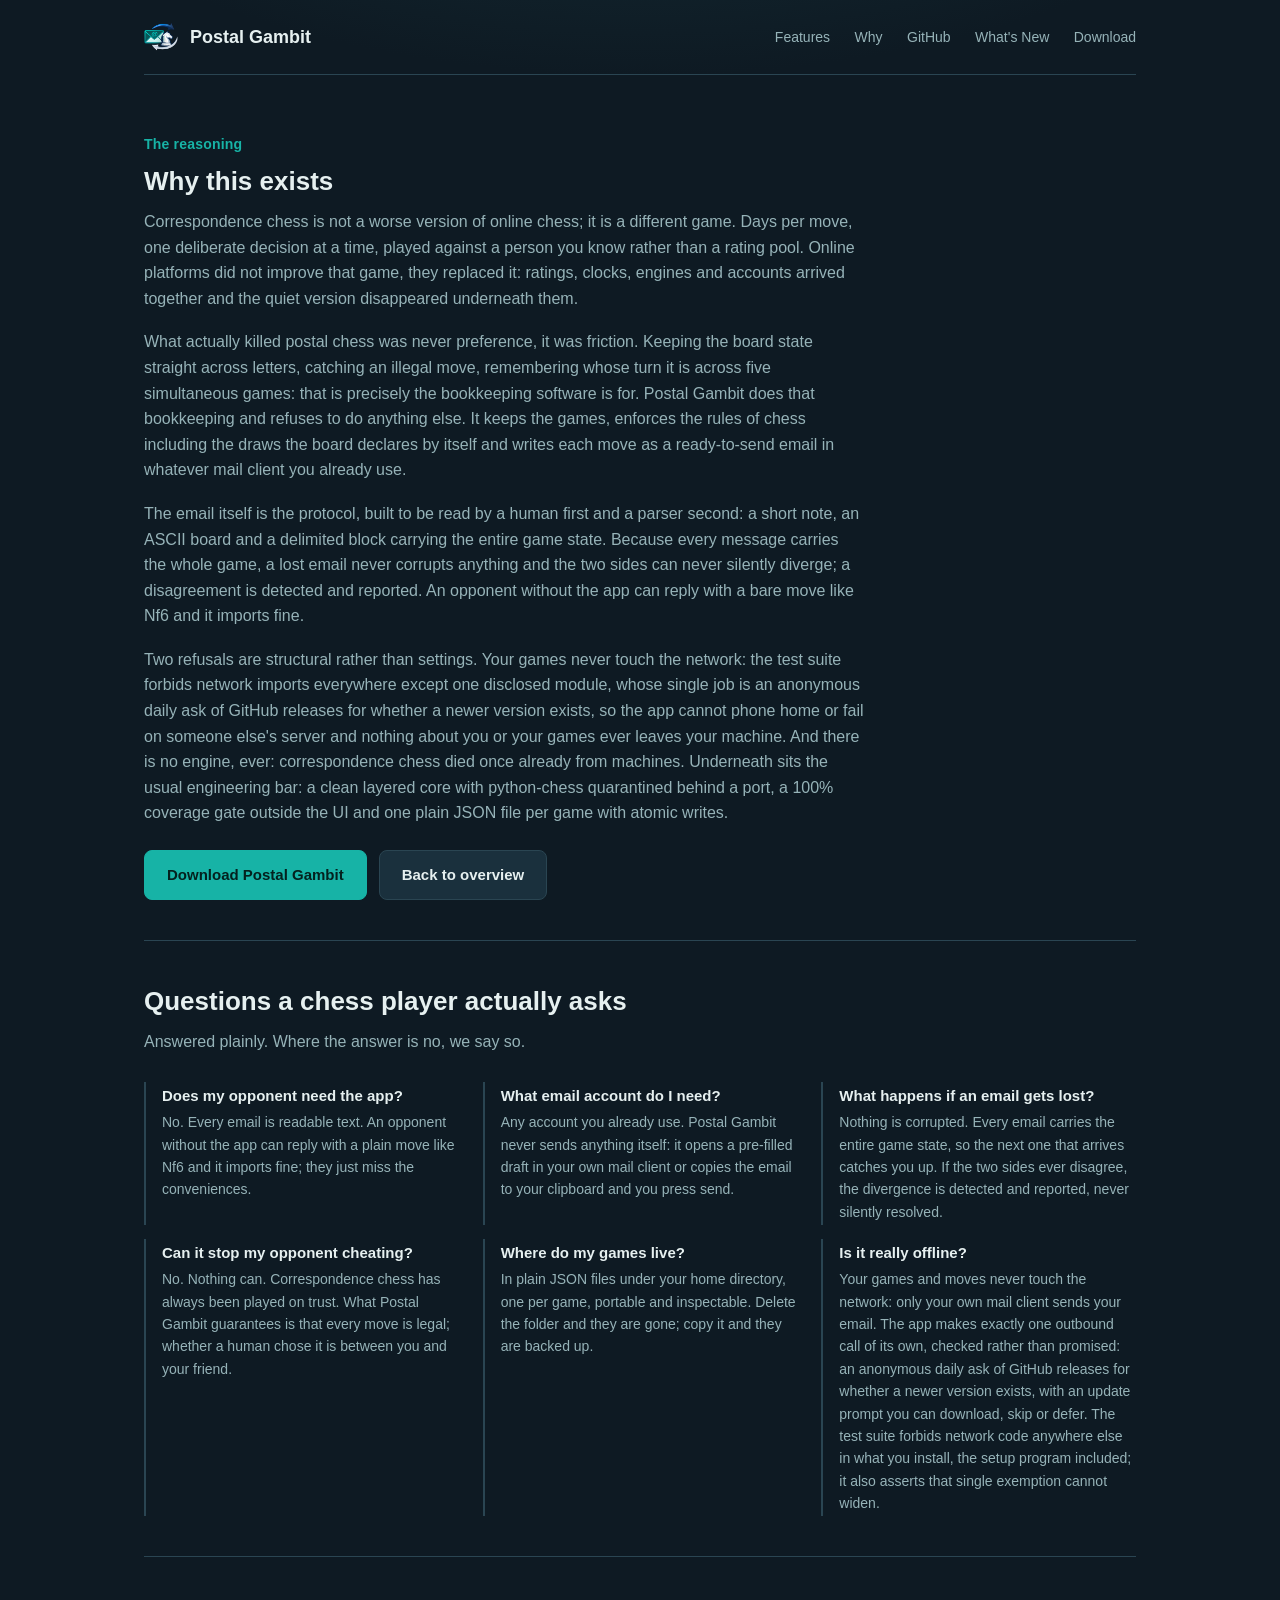
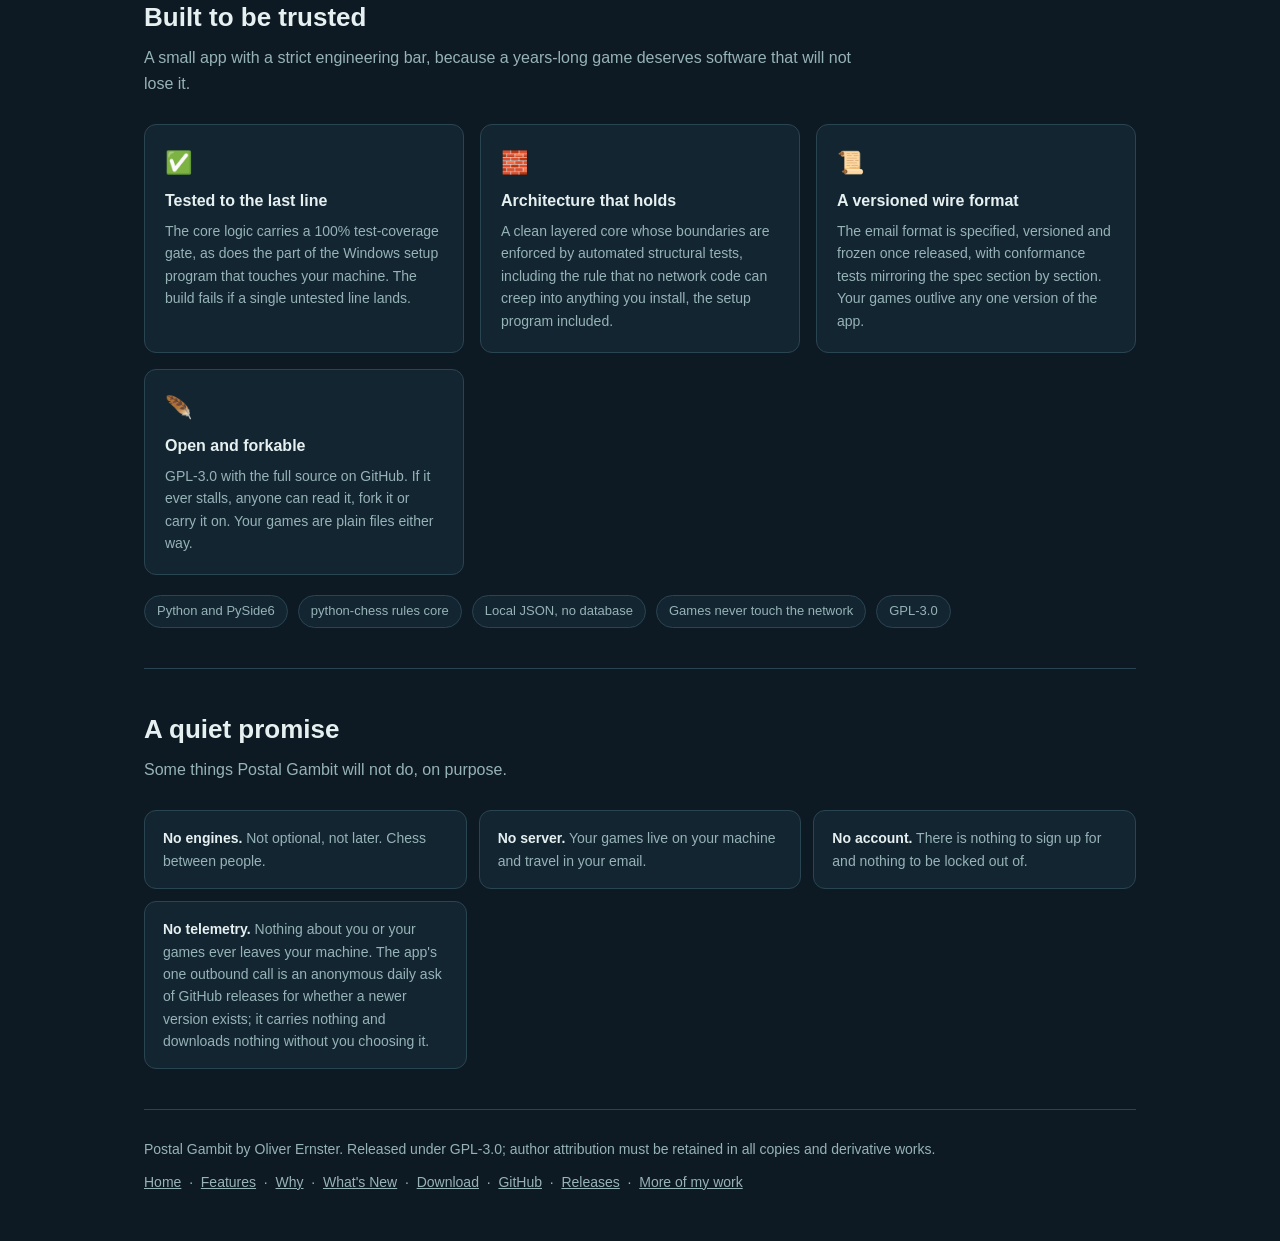
<file: docs/why.html>
<!DOCTYPE html>
<html lang="en">
<head>
    <meta charset="UTF-8"/>
    <meta name="viewport" content="width=device-width, initial-scale=1.0"/>
    <title>Why Postal Gambit exists: the quiet game, given back</title>
    <meta name="description"
          content="Why Postal Gambit was built: online platforms replaced postal chess with ratings, clocks, engines and accounts. Postal Gambit does the bookkeeping software is for and refuses everything else; your own email is the board."/>
    <link rel="canonical" href="https://ernster.dev/postal-gambit/why.html"/>
    <meta name="robots" content="index, follow"/>
    <meta name="author" content="Oliver Ernster"/>
    <meta name="theme-color" content="#0e1a23"/>
    <meta property="og:type" content="website"/>
    <meta property="og:site_name" content="Postal Gambit"/>
    <meta property="og:url" content="https://ernster.dev/postal-gambit/why.html"/>
    <meta property="og:title" content="Why Postal Gambit exists: the quiet game, given back"/>
    <meta property="og:description"
          content="Online platforms replaced postal chess with ratings, clocks, engines and accounts. Postal Gambit does the bookkeeping software is for and refuses everything else; your own email is the board."/>
    <meta property="og:image" content="https://ernster.dev/postal-gambit/icon.png"/>
    <meta property="og:image:alt" content="Postal Gambit app icon"/>
    <meta property="og:locale" content="en_GB"/>
    <meta name="twitter:card" content="summary"/>
    <meta name="twitter:title" content="Why Postal Gambit exists: the quiet game, given back"/>
    <meta name="twitter:description" content="Online platforms replaced postal chess with ratings, clocks, engines and accounts. Postal Gambit does the bookkeeping software is for and refuses everything else."/>
    <meta name="twitter:image" content="https://ernster.dev/postal-gambit/icon.png"/>
    <link rel="icon" type="image/png" href="icon.png"/>
    <script type="application/ld+json">
    {
        "@context": "https://schema.org",
        "@type": "FAQPage",
        "mainEntity": [
            {"@type": "Question", "name": "Does my opponent need the app?",
             "acceptedAnswer": {"@type": "Answer", "text": "No. Every email is readable text. An opponent without the app can reply with a plain move like Nf6 and it imports fine; they just miss the conveniences."}},
            {"@type": "Question", "name": "What email account do I need?",
             "acceptedAnswer": {"@type": "Answer", "text": "Any account you already use. Postal Gambit never sends anything itself: it opens a pre-filled draft in your own mail client or copies the email to your clipboard and you press send."}},
            {"@type": "Question", "name": "What happens if an email gets lost?",
             "acceptedAnswer": {"@type": "Answer", "text": "Nothing is corrupted. Every email carries the entire game state, so the next one that arrives catches you up. If the two sides ever disagree, the divergence is detected and reported, never silently resolved."}},
            {"@type": "Question", "name": "Can it stop my opponent cheating?",
             "acceptedAnswer": {"@type": "Answer", "text": "No. Nothing can. Correspondence chess has always been played on trust. What Postal Gambit guarantees is that every move is legal; whether a human chose it is between you and your friend."}},
            {"@type": "Question", "name": "Where do my games live?",
             "acceptedAnswer": {"@type": "Answer", "text": "In plain JSON files under your home directory, one per game, portable and inspectable. Delete the folder and they are gone; copy it and they are backed up."}},
            {"@type": "Question", "name": "Is it really offline?",
             "acceptedAnswer": {"@type": "Answer", "text": "Your games and moves never touch the network: only your own mail client sends your email. The app makes exactly one outbound call of its own, checked rather than promised: an anonymous daily ask of GitHub releases for whether a newer version exists, with an update prompt you can download, skip or defer. The test suite forbids network code anywhere else in what you install, the setup program included; it also asserts that single exemption cannot widen."}}
        ]
    }
    </script>
    <link rel="stylesheet" href="site.css?v=8a8b7ff334"/>
<script>window.goatcounter = {path: function (p) { return location.host + p }}</script>
<script data-goatcounter="https://oernster.goatcounter.com/count" async src="https://gc.zgo.at/count.js"></script>
</head>
<body>
<div class="wrap">
    <header class="site">
        <div class="logo">
            <img src="icon.png" alt="Postal Gambit"/>
            <span>Postal Gambit</span>
        </div>
        <nav class="nav">
            <a href="features.html">Features</a>
            <a href="why.html">Why</a>
            <a href="https://github.com/oernster/postal-gambit">GitHub</a>
            <a href="whats-new.html">What's New</a>
            <a href="download.html">Download</a>
        </nav>
    </header>

    <section class="section prose" id="exists">
        <span class="eyebrow">The reasoning</span>
        <h2>Why this exists</h2>
        <p>Correspondence chess is not a worse version of online chess; it is a different game.
            Days per move, one deliberate decision at a time, played against a person you know
            rather than a rating pool. Online platforms did not improve that game, they replaced
            it: ratings, clocks, engines and accounts arrived together and the quiet version
            disappeared underneath them.</p>
        <p>What actually killed postal chess was never preference, it was friction. Keeping the
            board state straight across letters, catching an illegal move, remembering whose turn
            it is across five simultaneous games: that is precisely the bookkeeping software is
            for. Postal Gambit does that bookkeeping and refuses to do anything else. It keeps
            the games, enforces the rules of chess including the draws the board declares by
            itself and writes each
            move as a ready-to-send email in whatever mail client you already use.</p>
        <p>The email itself is the protocol, built to be read by a human first and a parser
            second: a short note, an ASCII board and a delimited block carrying the entire game
            state. Because every message carries the whole game, a lost email never corrupts
            anything and the two sides can never silently diverge; a disagreement is detected and
            reported. An opponent without the app can reply with a bare move like Nf6 and it
            imports fine.</p>
        <p>Two refusals are structural rather than settings. Your games never touch the network:
            the test suite forbids network imports everywhere except one disclosed module, whose
            single job is an anonymous daily ask of GitHub releases for whether a newer version
            exists, so the app cannot phone home or fail on someone else's server and nothing
            about you or your games ever leaves your machine. And there is no engine, ever: correspondence
            chess died once already from machines. Underneath sits the usual engineering bar: a
            clean layered core with python-chess quarantined behind a port, a 100% coverage gate
            outside the UI and one plain JSON file per game with atomic writes.</p>
        <div class="cta" style="justify-content:flex-start;">
            <a class="btn primary" href="download.html">Download Postal Gambit</a>
            <a class="btn" href="./">Back to overview</a>
        </div>
    </section>

    <section class="section" id="faq">
        <h2>Questions a chess player actually asks</h2>
        <p class="lead">Answered plainly. Where the answer is no, we say so.</p>
        <div class="qa">
            <div class="item">
                <p class="q">Does my opponent need the app?</p>
                <p class="a">No. Every email is readable text. An opponent without the app can reply
                    with a plain move like Nf6 and it imports fine; they just miss the conveniences.</p>
            </div>
            <div class="item">
                <p class="q">What email account do I need?</p>
                <p class="a">Any account you already use. Postal Gambit never sends anything itself: it
                    opens a pre-filled draft in your own mail client or copies the email to your
                    clipboard and you press send.</p>
            </div>
            <div class="item">
                <p class="q">What happens if an email gets lost?</p>
                <p class="a">Nothing is corrupted. Every email carries the entire game state, so the
                    next one that arrives catches you up. If the two sides ever disagree, the divergence
                    is detected and reported, never silently resolved.</p>
            </div>
            <div class="item">
                <p class="q">Can it stop my opponent cheating?</p>
                <p class="a">No. Nothing can. Correspondence chess has always been played on trust.
                    What Postal Gambit guarantees is that every move is legal; whether a human chose it
                    is between you and your friend.</p>
            </div>
            <div class="item">
                <p class="q">Where do my games live?</p>
                <p class="a">In plain JSON files under your home directory, one per game, portable and
                    inspectable. Delete the folder and they are gone; copy it and they are backed
                    up.</p>
            </div>
            <div class="item">
                <p class="q">Is it really offline?</p>
                <p class="a">Your games and moves never touch the network: only your own mail
                    client sends your email. The app makes exactly one outbound call of its own,
                    checked rather than promised: an anonymous daily ask of GitHub releases for
                    whether a newer version exists, with an update prompt you can download, skip
                    or defer. The test suite forbids network code anywhere else in what you
                    install, the setup program included; it also asserts that single
                    exemption cannot widen.</p>
            </div>
        </div>
    </section>

    <section class="section" id="built">
        <h2>Built to be trusted</h2>
        <p class="lead">A small app with a strict engineering bar, because a years-long game deserves
            software that will not lose it.</p>
        <div class="grid">
            <div class="card">
                <div class="ico">✅</div>
                <h3>Tested to the last line</h3>
                <p>The core logic carries a 100% test-coverage gate, as does the part of the
                    Windows setup program that touches your machine. The build fails if a single
                    untested line lands.</p>
            </div>
            <div class="card">
                <div class="ico">🧱</div>
                <h3>Architecture that holds</h3>
                <p>A clean layered core whose boundaries are enforced by automated structural tests,
                    including the rule that no network code can creep into anything you install,
                    the setup program included.</p>
            </div>
            <div class="card">
                <div class="ico">📜</div>
                <h3>A versioned wire format</h3>
                <p>The email format is specified, versioned and frozen once released, with conformance
                    tests mirroring the spec section by section. Your games outlive any one version of
                    the app.</p>
            </div>
            <div class="card">
                <div class="ico">🪶</div>
                <h3>Open and forkable</h3>
                <p>GPL-3.0 with the full source on GitHub. If it ever stalls, anyone can read it, fork
                    it or carry it on. Your games are plain files either way.</p>
            </div>
        </div>
        <div class="stack">
            <span class="chip">Python and PySide6</span>
            <span class="chip">python-chess rules core</span>
            <span class="chip">Local JSON, no database</span>
            <span class="chip">Games never touch the network</span>
            <span class="chip">GPL-3.0</span>
        </div>
    </section>

    <section class="section" id="promise">
        <h2>A quiet promise</h2>
        <p class="lead">Some things Postal Gambit will not do, on purpose.</p>
        <ul class="promise-list">
            <li><b>No engines.</b> Not optional, not later. Chess between people.</li>
            <li><b>No server.</b> Your games live on your machine and travel in your email.</li>
            <li><b>No account.</b> There is nothing to sign up for and nothing to be locked out of.</li>
            <li><b>No telemetry.</b> Nothing about you or your games ever leaves your machine.
                The app's one outbound call is an anonymous daily ask of GitHub releases for
                whether a newer version exists; it carries nothing and downloads nothing without
                you choosing it.</li>
        </ul>
    </section>

    <footer class="site">
        <span>Postal Gambit by Oliver Ernster. Released under GPL-3.0; author attribution must be
            retained in all copies and derivative works.</span>
        <span>
            <a href="./">Home</a>
            &nbsp;·&nbsp;
            <a href="features.html">Features</a>
            &nbsp;·&nbsp;
            <a href="why.html">Why</a>
            &nbsp;·&nbsp;
            <a href="whats-new.html">What's New</a>
            &nbsp;·&nbsp;
            <a href="download.html">Download</a>
            &nbsp;·&nbsp;
            <a href="https://github.com/oernster/postal-gambit">GitHub</a>
            &nbsp;·&nbsp;
            <a href="https://github.com/oernster/postal-gambit/releases">Releases</a>
            &nbsp;·&nbsp;
            <a href="https://ernster.dev">More of my work</a>
        </span>
    </footer>
</div>
</body>
</html>
</file>
<file: docs/site.css>
/* Palette drawn from the app icon: deep teal and navy for the surfaces,
   the envelope's teal as the brand colour, pale cyan for links. */
:root {
    --bg: #0e1a23;
    --bg-elev: #132531;
    --bg-elev-2: #1a303d;
    --border: #2a4552;
    --text: #e6f0f0;
    --text-dim: #96b3b8;
    --accent: #6fc9d8;
    --accent-ink: #06181d;
    --brand: #17b3a6;
    --brand-ink: #04211e;
    --good: #6fbf73;
    --radius: 12px;
    --font: -apple-system, BlinkMacSystemFont, "Segoe UI", Roboto, "Helvetica Neue", sans-serif;
}

* { box-sizing: border-box; }

body {
    margin: 0;
    background: radial-gradient(1200px 600px at 50% -10%, #16333c 0%, var(--bg) 60%);
    color: var(--text);
    font-family: var(--font);
    line-height: 1.6;
}

a { color: var(--accent); }

.wrap {
    max-width: 1040px;
    margin: 0 auto;
    padding: 0 24px;
}

header.site {
    display: flex;
    align-items: center;
    justify-content: space-between;
    padding: 20px 0;
    flex-wrap: wrap;
    gap: 10px;
}

.logo {
    display: flex;
    align-items: center;
    gap: 12px;
    font-weight: 700;
    font-size: 18px;
}

.logo img { width: 34px; height: 34px; }

.nav a {
    color: var(--text-dim);
    text-decoration: none;
    margin-left: 20px;
    font-size: 14px;
}

.nav a:hover { color: var(--text); }

.hero {
    text-align: center;
    padding: 44px 0 12px;
}

.hero img.mark {
    width: 104px;
    height: 104px;
    filter: drop-shadow(0 12px 30px rgba(0, 0, 0, 0.45));
}

.eyebrow {
    display: inline-block;
    margin: 18px 0 6px;
    font-size: 14px;
    font-weight: 600;
    letter-spacing: 0.2px;
    color: var(--brand);
}

.hero h1 {
    font-size: 46px;
    margin: 6px 0 12px;
    letter-spacing: -0.5px;
    line-height: 1.1;
}

.hero p.tagline {
    font-size: 18px;
    color: var(--text-dim);
    max-width: 660px;
    margin: 0 auto 14px;
}

.hero p.switch {
    font-size: 17px;
    font-weight: 600;
    color: var(--accent);
    max-width: 660px;
    margin: 4px auto 0;
}

.cta {
    display: flex;
    gap: 12px;
    justify-content: center;
    flex-wrap: wrap;
    margin-top: 24px;
}

.btn {
    display: inline-flex;
    align-items: center;
    gap: 8px;
    text-decoration: none;
    border-radius: 8px;
    padding: 12px 22px;
    font-weight: 600;
    font-size: 15px;
    border: 1px solid var(--border);
    color: var(--text);
    background: var(--bg-elev-2);
}

.btn.primary {
    background: var(--brand);
    color: var(--brand-ink);
    border-color: var(--brand);
}

.btn:hover { border-color: var(--brand); }

/* The donation mark. Sized in em against the button's own type, so the two
   stay in proportion if that type ever changes. It is a detailed picture
   rather than a glyph, so at a single line's height it is not readable: this
   deliberately makes the donate button taller than a text-only button beside
   it. Do not pin the two heights back together. display: block drops the
   inline descender space that would add a stray couple of pixels underneath. */
.btn img {
    display: block;
    height: 2.7em;
    width: auto;
}

.cue {
    margin-top: 18px;
    color: var(--text-dim);
    font-size: 13.5px;
}

.cue b { color: var(--text); font-weight: 600; }

.platforms {
    margin-top: 8px;
    color: var(--text-dim);
    font-size: 13px;
}

.shot {
    margin: 36px 0 8px;
}

.shot-frame {
    border: 1px solid var(--border);
    border-radius: var(--radius);
    background: var(--bg-elev);
    overflow: hidden;
    box-shadow: 0 24px 60px rgba(0, 0, 0, 0.4);
}

.shot-frame img { display: block; width: 100%; height: auto; }

.shot-placeholder {
    display: flex;
    align-items: center;
    justify-content: center;
    min-height: 320px;
    color: var(--text-dim);
    font-size: 14px;
}

.shot-cap {
    text-align: center;
    color: var(--text-dim);
    font-size: 13px;
    margin-top: 10px;
}

.section {
    padding: 40px 0;
    border-top: 1px solid var(--border);
}

.section h2 {
    font-size: 26px;
    margin: 0 0 6px;
}

.section p.lead {
    color: var(--text-dim);
    margin: 0 0 28px;
    max-width: 720px;
}

.grid {
    display: grid;
    grid-template-columns: repeat(auto-fit, minmax(240px, 1fr));
    gap: 16px;
}

.grid.two {
    grid-template-columns: repeat(auto-fit, minmax(320px, 1fr));
}

.card {
    background: var(--bg-elev);
    border: 1px solid var(--border);
    border-radius: var(--radius);
    padding: 20px;
}

.card .ico {
    font-size: 22px;
    margin-bottom: 8px;
}

.card h3 {
    margin: 0 0 6px;
    font-size: 16px;
}

.card p {
    margin: 0;
    color: var(--text-dim);
    font-size: 14px;
}

/* Objection map */
.qa {
    display: grid;
    grid-template-columns: repeat(auto-fit, minmax(300px, 1fr));
    gap: 14px 24px;
}

.qa .item {
    border-left: 2px solid var(--border);
    padding: 2px 0 2px 16px;
}

.qa .q {
    font-weight: 600;
    color: var(--text);
    margin: 0 0 3px;
    font-size: 15px;
}

.qa .a {
    margin: 0;
    color: var(--text-dim);
    font-size: 14px;
}

/* Steps */
.steps {
    display: grid;
    grid-template-columns: repeat(auto-fit, minmax(240px, 1fr));
    gap: 16px;
}

.step {
    background: var(--bg-elev);
    border: 1px solid var(--border);
    border-radius: var(--radius);
    padding: 20px;
    position: relative;
}

.step .n {
    display: inline-flex;
    align-items: center;
    justify-content: center;
    width: 28px;
    height: 28px;
    border-radius: 999px;
    background: var(--brand);
    color: var(--brand-ink);
    font-weight: 700;
    font-size: 14px;
    margin-bottom: 10px;
}

.step h3 { margin: 0 0 6px; font-size: 16px; }
.step p { margin: 0; color: var(--text-dim); font-size: 14px; }

/* Sample email */
.sample {
    background: var(--bg-elev);
    border: 1px solid var(--border);
    border-radius: var(--radius);
    padding: 20px 24px;
    overflow-x: auto;
}

.sample pre {
    margin: 0;
    font-family: "Consolas", "Courier New", monospace;
    font-size: 13px;
    line-height: 1.5;
    color: var(--text-dim);
}

.sample pre b { color: var(--text); font-weight: 600; }

.promise-list {
    list-style: none;
    margin: 0;
    padding: 0;
    display: grid;
    grid-template-columns: repeat(auto-fit, minmax(260px, 1fr));
    gap: 12px;
}

.promise-list li {
    background: var(--bg-elev);
    border: 1px solid var(--border);
    border-radius: var(--radius);
    padding: 16px 18px;
    color: var(--text-dim);
    font-size: 14px;
}

.promise-list b { color: var(--text); font-weight: 600; }

.stack {
    display: flex;
    flex-wrap: wrap;
    gap: 10px;
    margin-top: 20px;
}

.chip {
    font-size: 13px;
    color: var(--text-dim);
    border: 1px solid var(--border);
    border-radius: 999px;
    padding: 5px 12px;
    background: var(--bg-elev);
}

/* What's new: one card per release, newest first, each led by its version in a pill. */
.releases {
    display: grid;
    gap: 16px;
}

.ver-tag {
    display: inline-block;
    font-size: 13px;
    font-weight: 600;
    color: var(--brand);
    border: 1px solid var(--border);
    border-radius: 999px;
    padding: 2px 12px;
    background: var(--bg-elev-2);
}

.release h3 { margin: 12px 0 8px; }

.release ul {
    margin: 0;
    padding-left: 20px;
    color: var(--text-dim);
    font-size: 14px;
}

.release li + li { margin-top: 6px; }

.releases-more { margin-top: 32px; }

/* Download */
.dl-version {
    display: inline-block;
    margin-top: 12px;
    font-size: 13px;
    color: var(--brand);
    border: 1px solid var(--border);
    border-radius: 999px;
    padding: 4px 14px;
}

.downloads {
    display: grid;
    grid-template-columns: repeat(auto-fit, minmax(260px, 1fr));
    gap: 16px;
    margin-top: 24px;
}

.dl-card {
    background: var(--bg-elev);
    border: 1px solid var(--border);
    border-radius: var(--radius);
    padding: 24px 20px;
    text-align: center;
    display: flex;
    flex-direction: column;
    gap: 6px;
}

.dl-card .ico { font-size: 30px; }
.dl-card h3 { margin: 4px 0 0; font-size: 18px; }
.dl-card .req { color: var(--text-dim); font-size: 13px; margin: 0; }
.dl-card .btn { margin: 14px auto 4px; justify-content: center; }
.dl-card .meta { color: var(--text-dim); font-size: 12.5px; min-height: 1.2em; margin: 0; }
.dl-card .how { color: var(--text-dim); font-size: 13px; margin: 8px 0 0; }

.dl-card code {
    background: var(--bg-elev-2);
    border: 1px solid var(--border);
    border-radius: 6px;
    padding: 1px 6px;
    font-size: 12px;
    color: var(--text);
}

.dl-links {
    text-align: center;
    color: var(--text-dim);
    font-size: 14px;
    margin: 18px 0 0;
}

.dl-links a { color: var(--accent); text-decoration: none; }
.dl-links a:hover { text-decoration: underline; }

.close {
    text-align: center;
    padding: 48px 0;
    border-top: 1px solid var(--border);
}

.close h2 { font-size: 28px; margin: 0 0 10px; }
.close p { color: var(--text-dim); max-width: 620px; margin: 0 auto 24px; }

footer.site {
    border-top: 1px solid var(--border);
    padding: 28px 0 48px;
    color: var(--text-dim);
    font-size: 14px;
    display: flex;
    flex-wrap: wrap;
    gap: 10px;
    justify-content: space-between;
}

footer.site a { color: var(--text-dim); }

@media (max-width: 640px) {
    .hero h1 { font-size: 34px; }
    .nav a { margin: 0 14px 0 0; }
}

.prose p {
    color: var(--text-dim);
    max-width: 720px;
    margin: 0 0 18px;
    font-size: 16px;
}

.prose p:last-child { margin-bottom: 0; }
</file>
